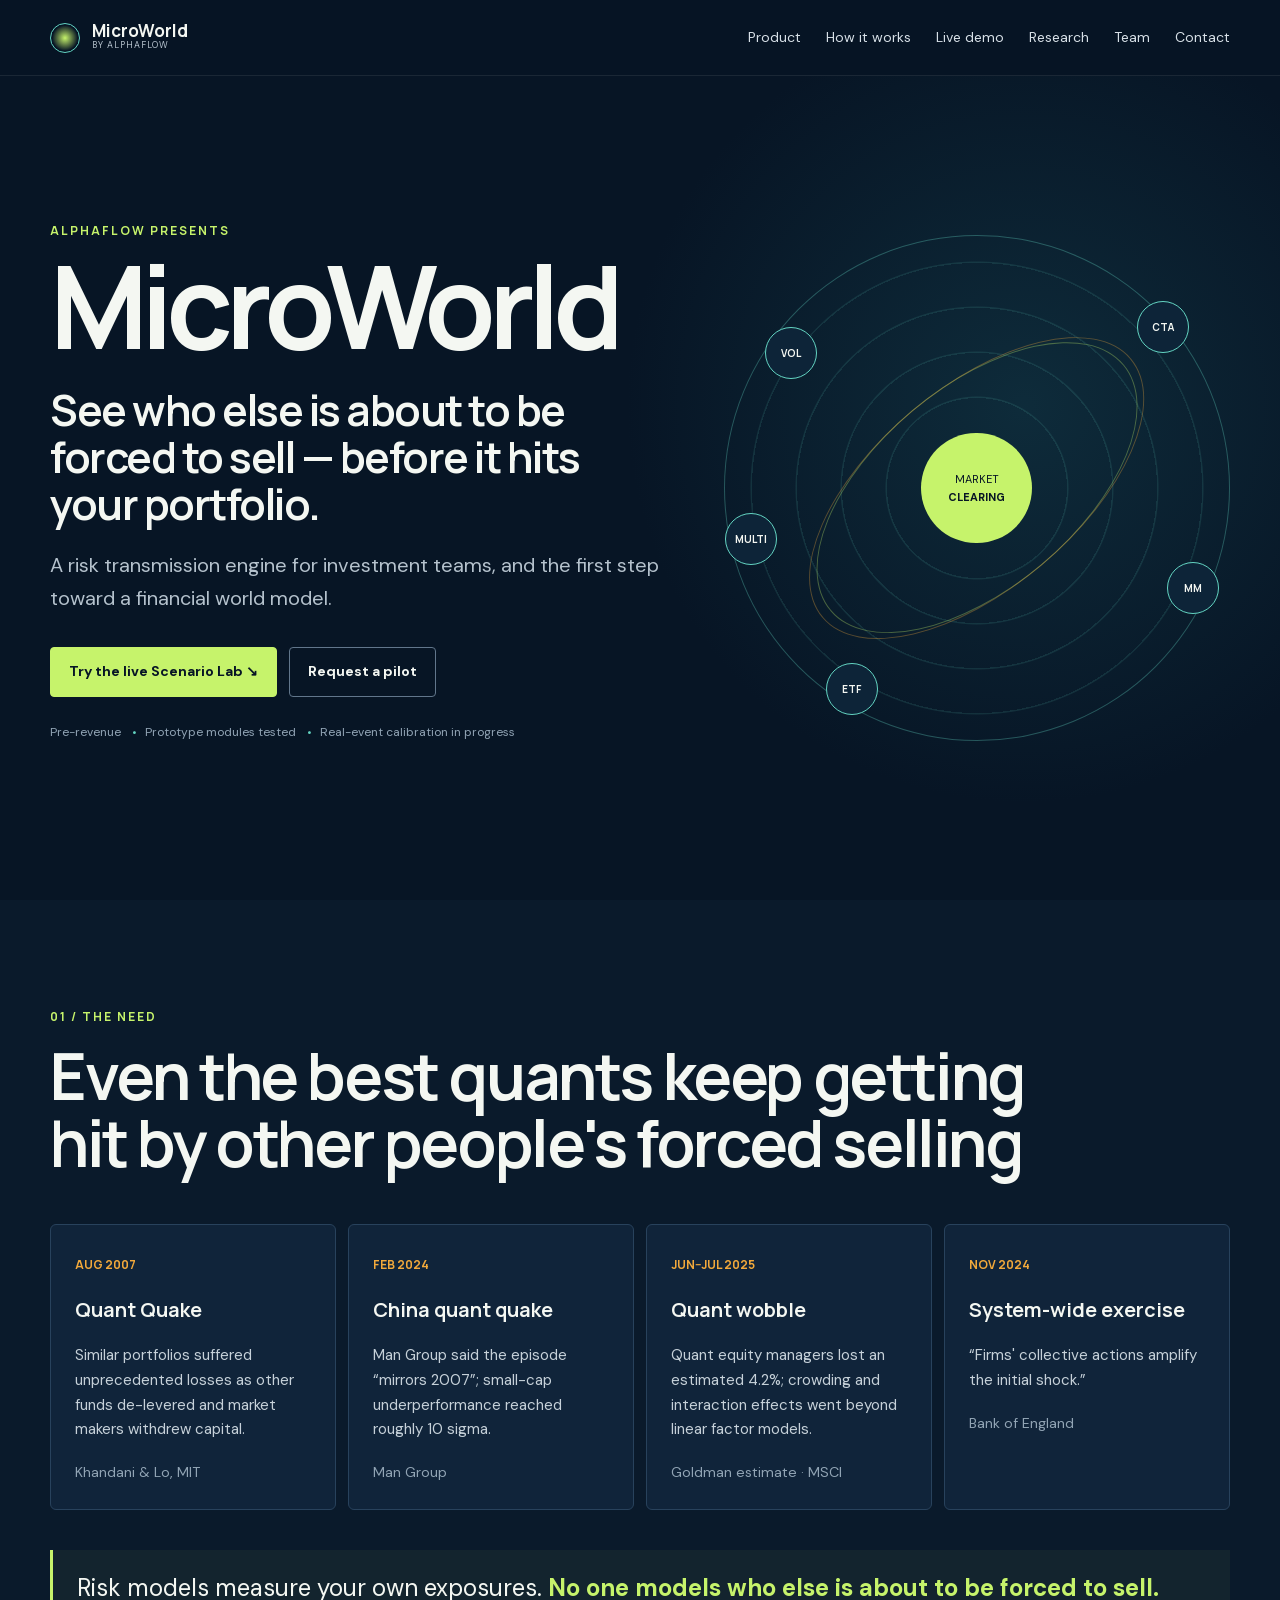
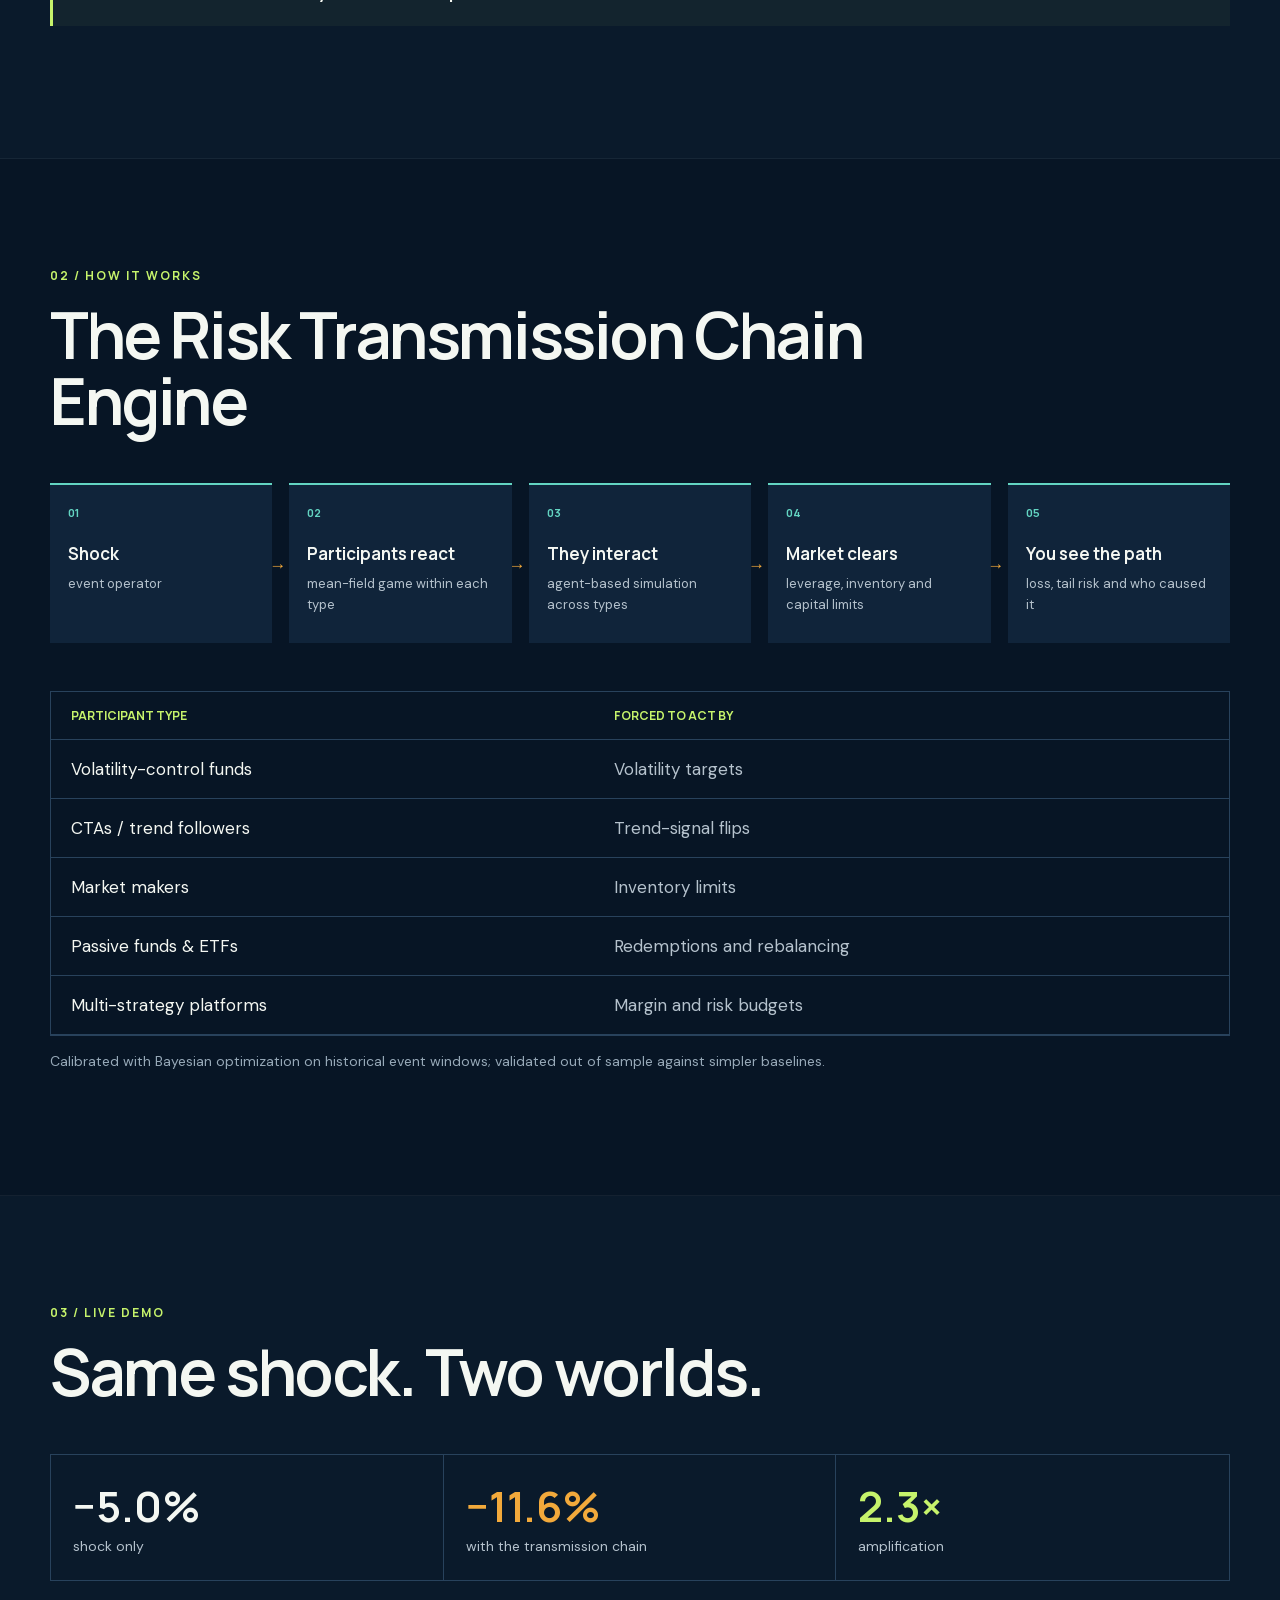
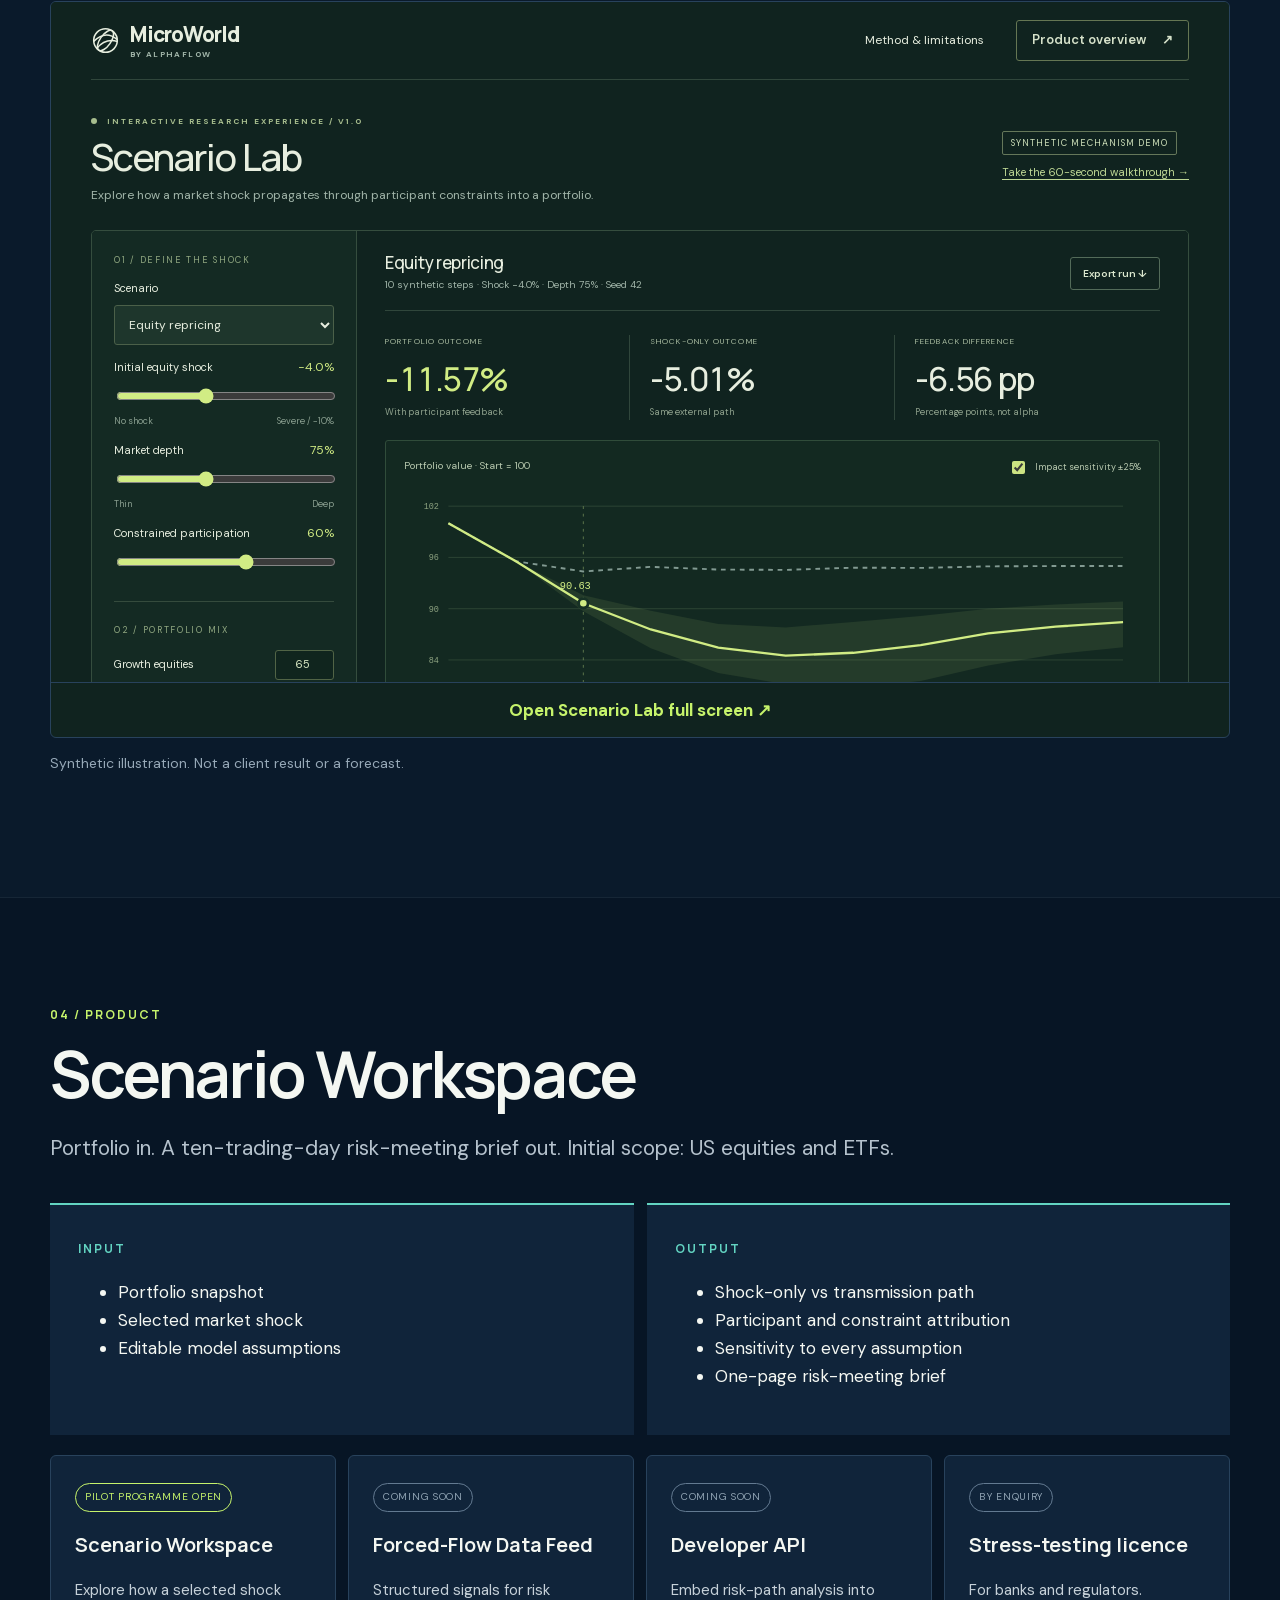
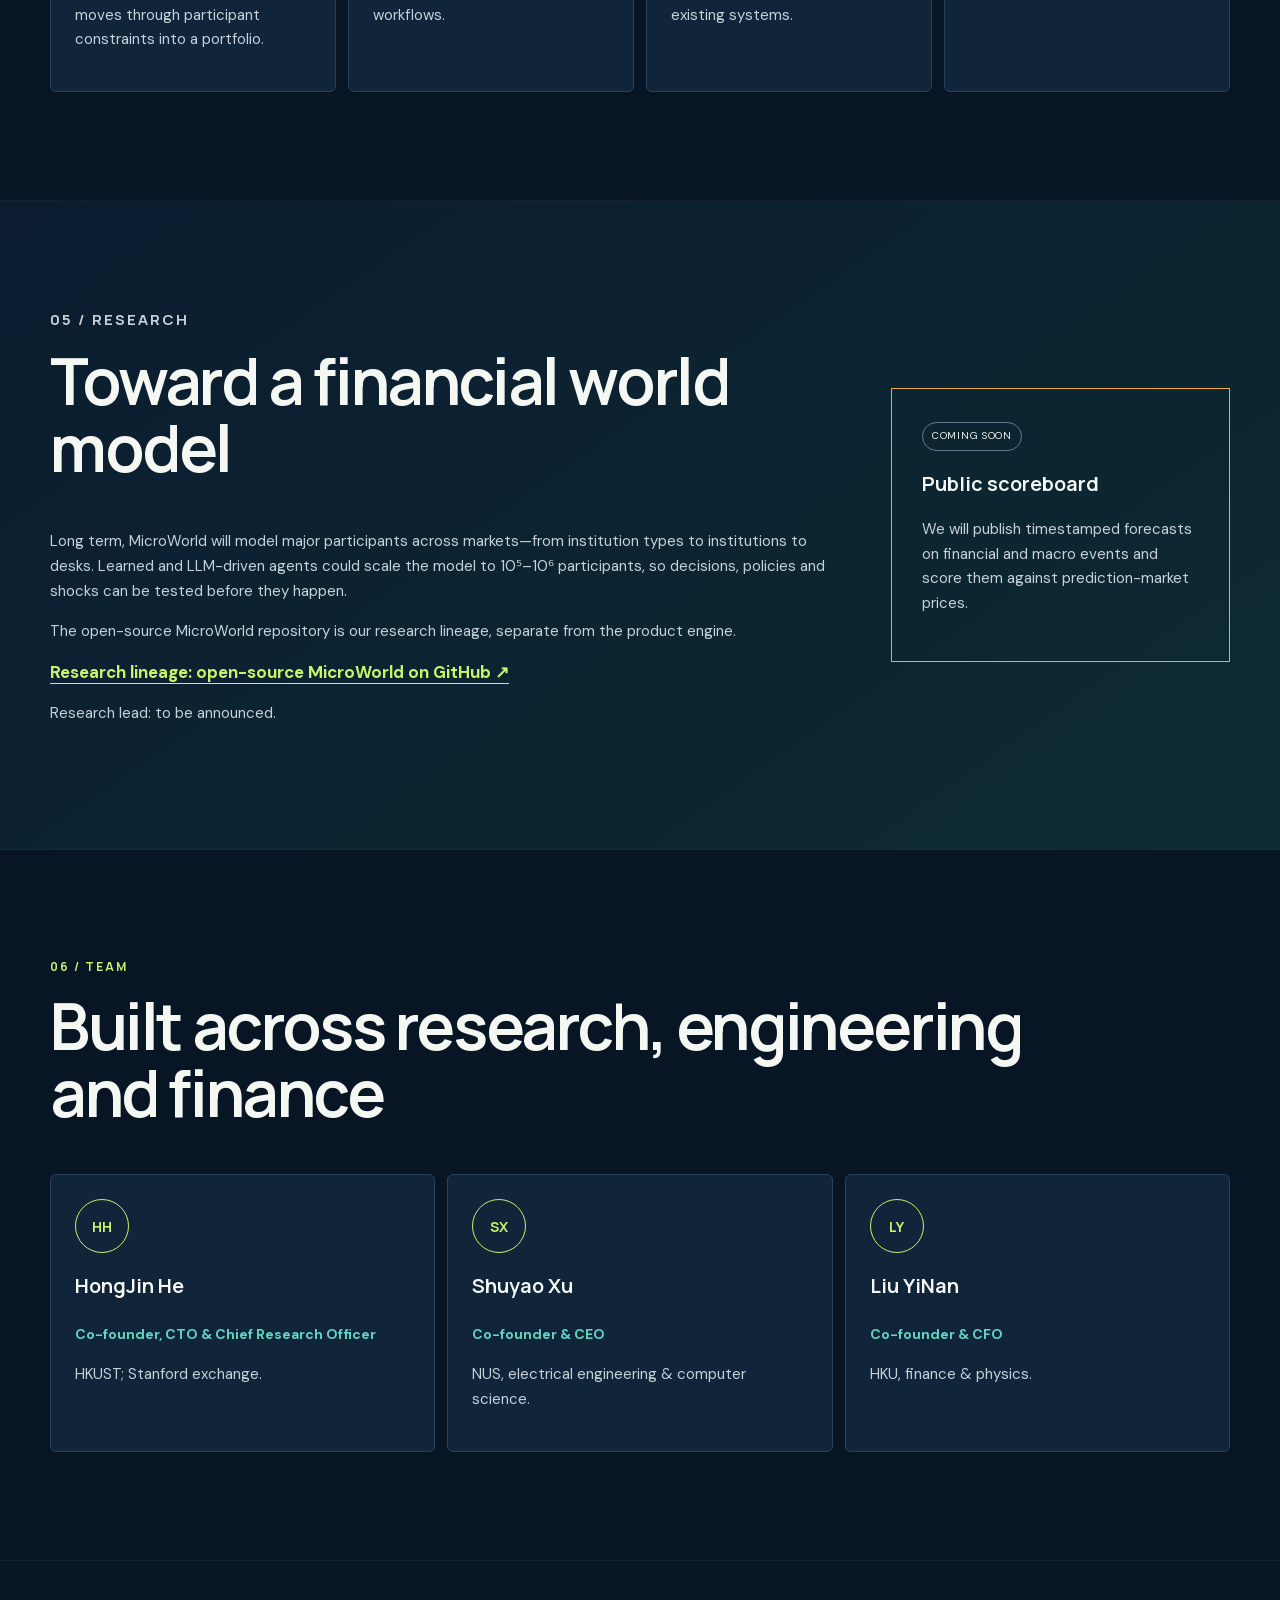
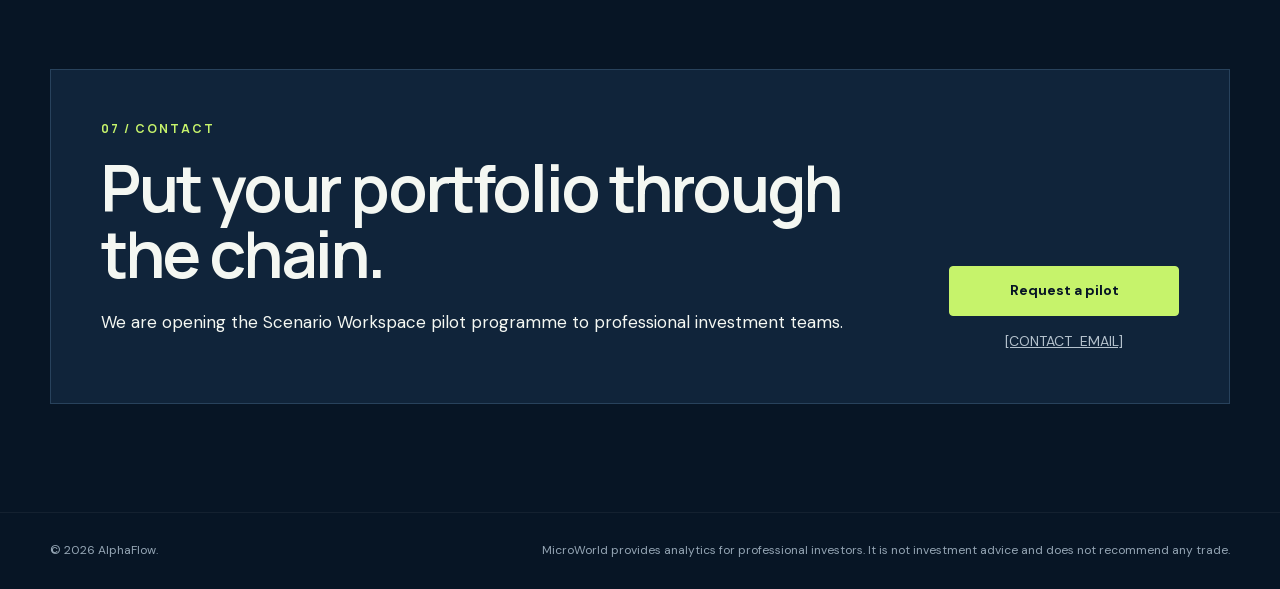
<file: index.html>
<!doctype html><html lang="en"><head><meta charset="utf-8"><meta name="viewport" content="width=device-width,initial-scale=1"><title>MicroWorld — Risk transmission for investment teams</title><meta name="description" content="See how a market shock spreads through other investors' forced selling into your portfolio. A first step toward a financial world model."><link rel="canonical" href="https://microworldmarkets.com/"><meta property="og:type" content="website"><meta property="og:url" content="https://microworldmarkets.com/"><meta property="og:title" content="MicroWorld — Risk transmission for investment teams"><meta property="og:description" content="See how a market shock spreads through other investors' forced selling into your portfolio. A first step toward a financial world model."><meta property="og:image" content="https://microworldmarkets.com/favicon.svg"><meta name="twitter:card" content="summary"><meta name="twitter:title" content="MicroWorld — Risk transmission for investment teams"><meta name="twitter:description" content="See how a market shock spreads through other investors' forced selling into your portfolio. A first step toward a financial world model."><link rel="icon" href="favicon.svg"><link rel="stylesheet" href="styles.css"></head><body>
<a class="skip" href="#main">Skip to content</a><header><div class="shell nav"><a class="brand" href="#top"><i></i><b>MicroWorld<small>by AlphaFlow</small></b></a><button class="menu" aria-expanded="false" aria-controls="links">Menu</button><nav id="links"><a href="#product">Product</a><a href="#how">How it works</a><a href="#demo">Live demo</a><a href="#research">Research</a><a href="#team">Team</a><a href="#contact">Contact</a></nav></div></header>
<main id="main"><section class="hero" id="top"><div class="shell hero-grid"><div><p class="eyebrow">AlphaFlow presents</p><h1>MicroWorld</h1><p class="headline">See who else is about to be forced to sell — before it hits your portfolio.</p><p class="sub">A risk transmission engine for investment teams, and the first step toward a financial world model.</p><div class="actions"><a class="btn primary" href="#demo">Try the live Scenario Lab ↘</a><a class="btn" href="#contact">Request a pilot</a></div><p class="status">Pre-revenue <span>Prototype modules tested</span> <span>Real-event calibration in progress</span></p></div><div class="world" aria-label="Connected participant types around a clearing market" role="img"><div class="core">Market<br><b>clearing</b></div><span>VOL</span><span>CTA</span><span>MM</span><span>ETF</span><span>MULTI</span></div></div></section>
<section class="section problem"><div class="shell"><p class="eyebrow">01 / The need</p><h2>Even the best quants keep getting hit by other people's forced selling</h2><div class="cards four"><article><time>Aug 2007</time><h3>Quant Quake</h3><p>Similar portfolios suffered unprecedented losses as other funds de-levered and market makers withdrew capital.</p><small>Khandani &amp; Lo, MIT</small></article><article><time>Feb 2024</time><h3>China quant quake</h3><p>Man Group said the episode “mirrors 2007”; small-cap underperformance reached roughly 10 sigma.</p><small>Man Group</small></article><article><time>Jun–Jul 2025</time><h3>Quant wobble</h3><p>Quant equity managers lost an estimated 4.2%; crowding and interaction effects went beyond linear factor models.</p><small>Goldman estimate · MSCI</small></article><article><time>Nov 2024</time><h3>System-wide exercise</h3><p>“Firms' collective actions amplify the initial shock.”</p><small>Bank of England</small></article></div><p class="callout">Risk models measure your own exposures. <b>No one models who else is about to be forced to sell.</b></p></div></section>
<section class="section" id="how"><div class="shell"><p class="eyebrow">02 / How it works</p><h2>The Risk Transmission Chain Engine</h2><div class="flow"><div><em>01</em><b>Shock</b><small>event operator</small></div><div><em>02</em><b>Participants react</b><small>mean-field game within each type</small></div><div><em>03</em><b>They interact</b><small>agent-based simulation across types</small></div><div><em>04</em><b>Market clears</b><small>leverage, inventory and capital limits</small></div><div><em>05</em><b>You see the path</b><small>loss, tail risk and who caused it</small></div></div><div class="table"><table><thead><tr><th>Participant type</th><th>Forced to act by</th></tr></thead><tbody><tr><td>Volatility-control funds</td><td>Volatility targets</td></tr><tr><td>CTAs / trend followers</td><td>Trend-signal flips</td></tr><tr><td>Market makers</td><td>Inventory limits</td></tr><tr><td>Passive funds &amp; ETFs</td><td>Redemptions and rebalancing</td></tr><tr><td>Multi-strategy platforms</td><td>Margin and risk budgets</td></tr></tbody></table></div><p class="note">Calibrated with Bayesian optimization on historical event windows; validated out of sample against simpler baselines.</p></div></section>
<section class="section demo" id="demo"><div class="shell"><p class="eyebrow">03 / Live demo</p><h2>Same shock. Two worlds.</h2><div class="stats"><div><b>−5.0%</b><span>shock only</span></div><div class="risk"><b>−11.6%</b><span>with the transmission chain</span></div><div class="gain"><b>2.3×</b><span>amplification</span></div></div><div class="embed"><iframe src="lab.html" title="Interactive MicroWorld Scenario Lab" loading="lazy"></iframe><a href="lab.html">Open Scenario Lab full screen ↗</a></div><p class="note">Synthetic illustration. Not a client result or a forecast.</p></div></section>
<section class="section" id="product"><div class="shell"><p class="eyebrow">04 / Product</p><h2>Scenario Workspace</h2><p class="lead">Portfolio in. A ten-trading-day risk-meeting brief out. Initial scope: US equities and ETFs.</p><div class="io"><article><em>Input</em><ul><li>Portfolio snapshot</li><li>Selected market shock</li><li>Editable model assumptions</li></ul></article><article><em>Output</em><ul><li>Shock-only vs transmission path</li><li>Participant and constraint attribution</li><li>Sensitivity to every assumption</li><li>One-page risk-meeting brief</li></ul></article></div><div class="cards four products"><article><small class="badge live">Pilot programme open</small><h3>Scenario Workspace</h3><p>Explore how a selected shock moves through participant constraints into a portfolio.</p></article><article><small class="badge">Coming soon</small><h3>Forced-Flow Data Feed</h3><p>Structured signals for risk workflows.</p></article><article><small class="badge">Coming soon</small><h3>Developer API</h3><p>Embed risk-path analysis into existing systems.</p></article><article><small class="badge">By enquiry</small><h3>Stress-testing licence</h3><p>For banks and regulators.</p></article></div></div></section>
<section class="section research" id="research"><div class="shell research-grid"><div><p class="eyebrow">05 / Research</p><h2>Toward a financial world model</h2><p>Long term, MicroWorld will model major participants across markets—from institution types to institutions to desks. Learned and LLM-driven agents could scale the model to 10⁵–10⁶ participants, so decisions, policies and shocks can be tested before they happen.</p><p>The open-source MicroWorld repository is our research lineage, separate from the product engine.</p><a class="text" href="https://github.com/hongjin-he/MicroWorld" rel="noopener">Research lineage: open-source MicroWorld on GitHub ↗</a><p class="note">Research lead: to be announced.</p></div><aside><small class="badge">Coming soon</small><h3>Public scoreboard</h3><p>We will publish timestamped forecasts on financial and macro events and score them against prediction-market prices.</p></aside></div></section>
<section class="section" id="team"><div class="shell"><p class="eyebrow">06 / Team</p><h2>Built across research, engineering and finance</h2><div class="cards three team"><article><i>HH</i><h3>HongJin He</h3><b>Co-founder, CTO &amp; Chief Research Officer</b><p>HKUST; Stanford exchange.</p></article><article><i>SX</i><h3>Shuyao Xu</h3><b>Co-founder &amp; CEO</b><p>NUS, electrical engineering &amp; computer science.</p></article><article><i>LY</i><h3>Liu YiNan</h3><b>Co-founder &amp; CFO</b><p>HKU, finance &amp; physics.</p></article></div></div></section>
<section class="section" id="contact"><div class="shell contact"><div><p class="eyebrow">07 / Contact</p><h2>Put your portfolio through the chain.</h2><p>We are opening the Scenario Workspace pilot programme to professional investment teams.</p></div><div><a class="btn primary" href="mailto:[CONTACT_EMAIL]?subject=MicroWorld%20pilot">Request a pilot</a><a href="mailto:[CONTACT_EMAIL]">[CONTACT_EMAIL]</a></div></div></section></main>
<footer><div class="shell"><span>© 2026 AlphaFlow.</span><span>MicroWorld provides analytics for professional investors. It is not investment advice and does not recommend any trade.</span></div></footer><script>const b=document.querySelector('.menu'),n=document.querySelector('nav');b.onclick=()=>{let o=b.getAttribute('aria-expanded')==='true';b.setAttribute('aria-expanded',!o);n.classList.toggle('open',!o)};n.onclick=()=>{b.setAttribute('aria-expanded','false');n.classList.remove('open')}</script></body></html>
</file>
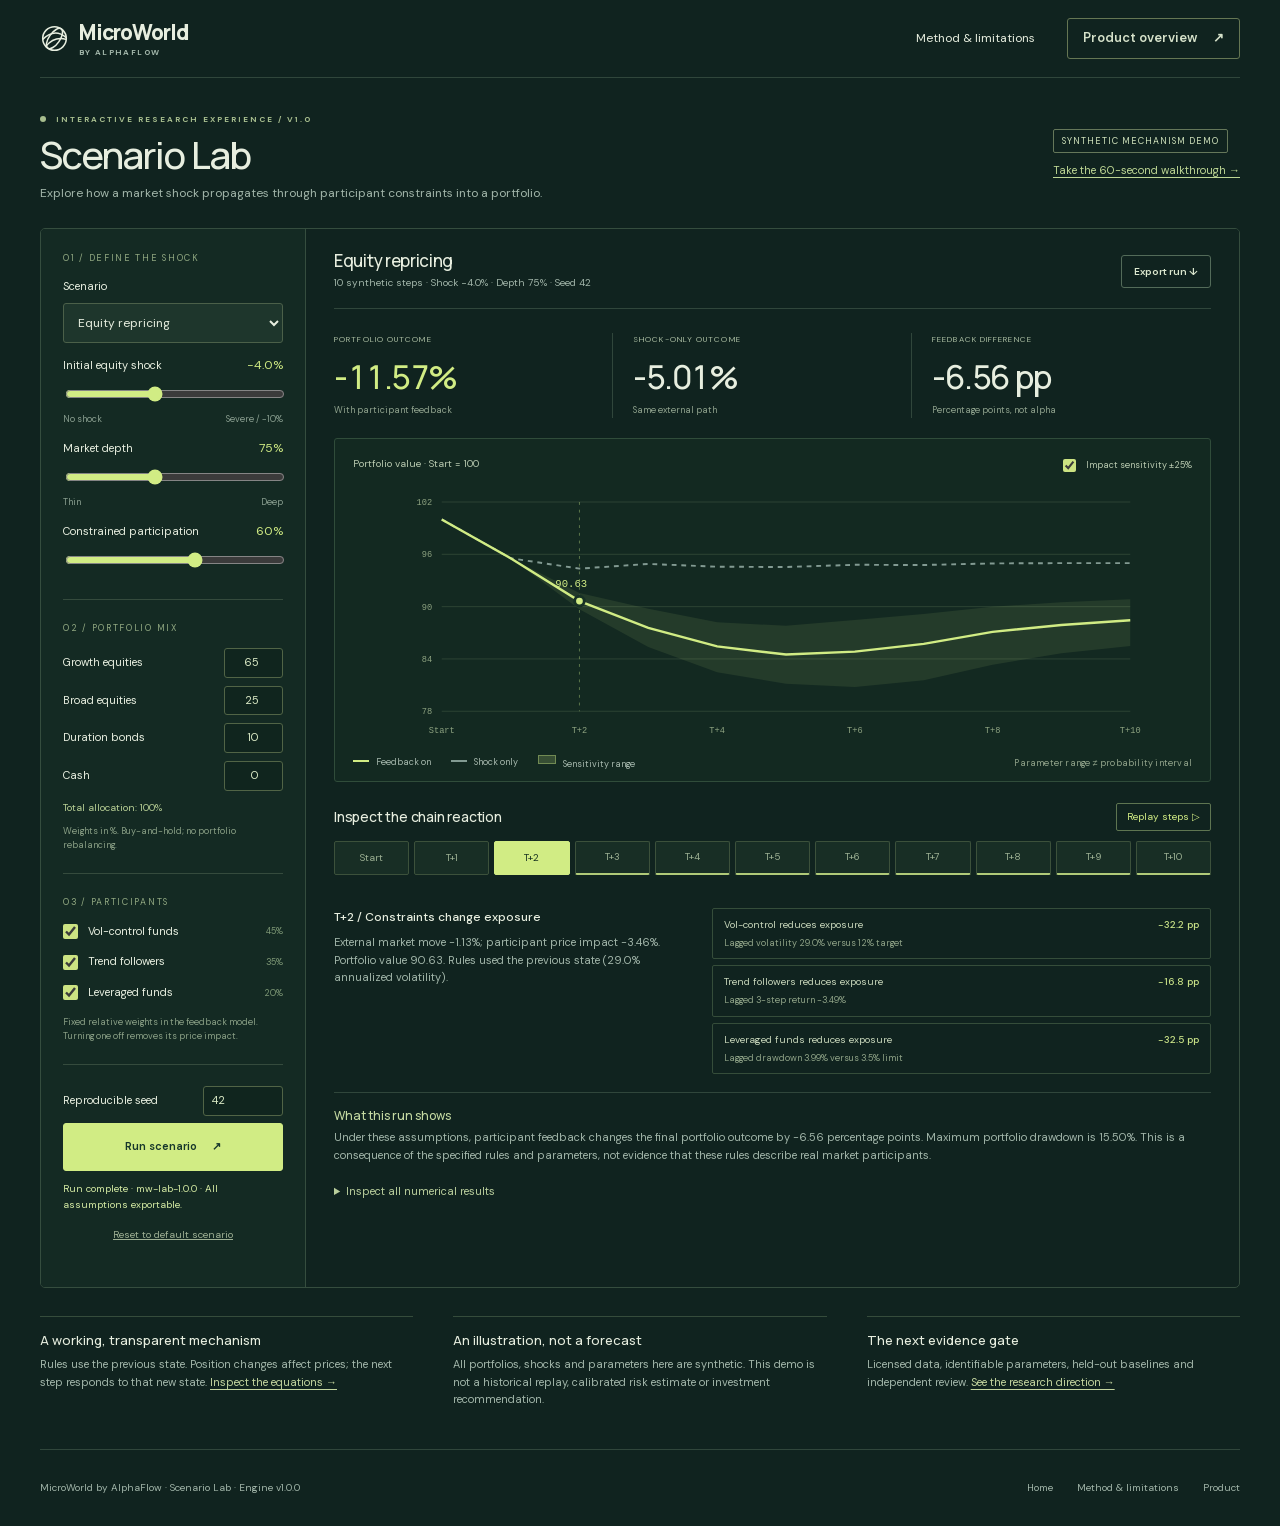
<file: lab.html>
<!doctype html><html lang="en"><head><meta charset="utf-8"><meta name="viewport" content="width=device-width, initial-scale=1"><title>Scenario Lab — MicroWorld by AlphaFlow</title><meta name="description" content="Run a transparent financial mechanism simulation. Change shocks, liquidity, participant constraints and portfolio exposures; compare with the same world without feedback."><link rel="icon" href="favicon.svg"><link rel="stylesheet" href="legacy.css"><link rel="stylesheet" href="lab.css"><script src="engine.js" defer></script><script src="lab.js" defer></script></head><body class="lab"><a class="skip" href="#main">Skip to content</a><div class="wrap"><header class="header"><a class="brand" href="index.html"><svg viewBox="0 0 32 32" aria-hidden="true"><g fill="none" stroke="currentColor" stroke-width="1.7"><circle cx="16" cy="16" r="13"/><ellipse cx="16" cy="16" rx="6" ry="13" transform="rotate(35 16 16)"/><path d="M3 17q13-13 26-2M6 25q10-12 23-8"/></g></svg><span class="brand-name">MicroWorld<small>by AlphaFlow</small></span></a><nav class="nav" aria-label="Main navigation"><a class="desktop" href="method.html">Method & limitations</a><a class="button small" href="index.html#product">Product overview <span>↗</span></a></nav></header><main id="main"><div class="lab-heading"><div><div class="eyebrow">Interactive research experience / v1.0</div><h1>Scenario Lab</h1><p>Explore how a market shock propagates through participant constraints into a portfolio.</p></div><div><span class="badge">Synthetic mechanism demo</span><br><button class="guide-link" id="tour-start">Take the 60-second walkthrough →</button></div></div><noscript><div class="noscript">This simulation needs JavaScript to compute results. You can still read the <a href="method.html">method and limitations</a>.</div></noscript><div class="tour" id="tour" role="region" aria-label="Guided walkthrough"><p id="tour-text"></p><div class="tour-controls"><button id="tour-next">Next →</button><button id="tour-close" aria-label="Close walkthrough">Close ×</button></div></div><div class="mobile-jump"><a href="#results">View results ↓</a><a href="#config-form">Edit assumptions ↓</a></div><div class="lab-layout"><form class="controls" id="config-form"><div class="control-block scenario-control"><div class="control-title">01 / Define the shock</div><label for="scenario">Scenario</label><select id="scenario"><option value="repricing">Equity repricing</option><option value="liquidity">Liquidity squeeze</option><option value="rates">Rates repricing</option></select><label for="shock">Initial equity shock <output id="shock-out" for="shock">−4.0%</output></label><input type="range" id="shock" min="0" max="10" step="0.5" value="4"><div class="range-ends"><span>No shock</span><span>Severe / −10%</span></div><label for="depth">Market depth <output id="depth-out" for="depth">75%</output></label><input type="range" id="depth" min="25" max="150" step="5" value="75"><div class="range-ends"><span>Thin</span><span>Deep</span></div><label for="crowding">Constrained participation <output id="crowding-out" for="crowding">60%</output></label><input type="range" id="crowding" min="0" max="100" step="5" value="60"></div><div class="control-block weights"><div class="control-title">02 / Portfolio mix</div><label for="w0">Growth equities <input id="w0" type="number" min="0" max="100" step="1" value="65" required></label><label for="w1">Broad equities <input id="w1" type="number" min="0" max="100" step="1" value="25" required></label><label for="w2">Duration bonds <input id="w2" type="number" min="0" max="100" step="1" value="10" required></label><label for="w3">Cash <input id="w3" type="number" min="0" max="100" step="1" value="0" required></label><div class="weight-total" id="weight-total">Total allocation: 100%</div><p class="config-note">Weights in %. Buy-and-hold; no portfolio rebalancing.</p></div><div class="control-block"><div class="control-title">03 / Participants</div><label class="switch-label"><input type="checkbox" id="vol" checked><span>Vol-control funds</span><span>45%</span></label><label class="switch-label"><input type="checkbox" id="trend" checked><span>Trend followers</span><span>35%</span></label><label class="switch-label"><input type="checkbox" id="levered" checked><span>Leveraged funds</span><span>20%</span></label><p class="config-note">Fixed relative weights in the feedback model. Turning one off removes its price impact.</p></div><div class="control-block run-control"><a class="mobile-return" href="#results">Back to results ↑</a><label class="seed-row" for="seed">Reproducible seed <input type="number" id="seed" min="1" max="999999" step="1" value="42" required></label><button class="button" type="submit" id="run">Run scenario <span>↗</span></button><div class="status-message" id="status" role="status" aria-live="polite">Preparing the scenario…</div><button class="reset" type="button" id="reset">Reset to default scenario</button></div></form><div class="workspace"><div class="workspace-top"><div><h2 id="scenario-name">Equity repricing</h2><p id="run-meta">10 synthetic time steps · Shared shock · Seed 42</p></div><button class="button outline" id="export">Export run ↓</button></div><div id="error" class="error-panel" role="alert" hidden></div><div id="results"><div class="stats" aria-live="polite"><div class="stat"><div class="label">Portfolio outcome</div><strong id="active-return">—</strong><small>With participant feedback</small></div><div class="stat"><div class="label">Shock-only outcome</div><strong id="baseline-return">—</strong><small>Same external path</small></div><div class="stat"><div class="label">Feedback difference</div><strong id="difference">—</strong><small>Percentage points, not alpha</small></div></div><div class="chart-box"><div class="chart-header"><span>Portfolio value · Start = 100</span><label><input type="checkbox" id="sensitivity" checked> Impact sensitivity ±25%</label></div><svg class="chart-svg" id="chart" viewBox="0 0 780 280" role="img" aria-labelledby="chart-title chart-desc"><title id="chart-title">Portfolio paths with and without participant feedback</title><desc id="chart-desc">Run a scenario to compute the two portfolio paths. The exact values are also available in the data table below.</desc></svg><div class="chart-foot"><div class="legend"><span>Feedback on</span><span>Shock only</span><span>Sensitivity range</span></div><div class="micro">Parameter range ≠ probability interval</div></div></div><div class="timeline"><div class="timeline-top"><h3>Inspect the chain reaction</h3><button class="replay-button" id="replay">Replay steps ▷</button></div><div class="step-buttons" id="steps" role="group" aria-label="Inspect simulation step"></div><div class="step-detail"><div><h4 id="step-title">Step 0 / Initial state</h4><p id="step-description"></p></div><div class="event-list" id="events"></div></div></div><div class="interpretation"><h3>What this run shows</h3><p id="interpretation"></p></div><details><summary>Inspect all numerical results</summary><div class="table-wrap"><table class="data-table"><thead><tr><th scope="col">Step</th><th scope="col">Portfolio</th><th scope="col">Shock only</th><th scope="col">External return</th><th scope="col">Feedback return</th></tr></thead><tbody id="data-rows"></tbody></table></div></details></div></div></div><div class="lab-bottom"><article><h3>A working, transparent mechanism</h3><p>Rules use the previous state. Position changes affect prices; the next step responds to that new state. <a href="method.html#engine">Inspect the equations →</a></p></article><article><h3>An illustration, not a forecast</h3><p>All portfolios, shocks and parameters here are synthetic. This demo is not a historical replay, calibrated risk estimate or investment recommendation.</p></article><article><h3>The next evidence gate</h3><p>Licensed data, identifiable parameters, held-out baselines and independent review. <a href="index.html#research">See the research direction →</a></p></article></div><dialog id="export-dialog" aria-labelledby="export-title"><div class="export-head"><div><div class="control-title">Reproducible research record</div><h2 id="export-title">Export this run</h2></div><button type="button" id="export-close" aria-label="Close export">×</button></div><p class="export-note">Includes assumptions, both paths, step-level actions and sensitivity runs. Synthetic, uncalibrated outputs.</p><label for="export-content" class="control-title">Complete run / JSON</label><textarea id="export-content" readonly spellcheck="false"></textarea><div class="export-actions"><a class="button" id="export-download" download>Download JSON ↓</a><button class="button outline" id="export-copy">Copy JSON</button></div><p id="export-feedback" role="status" aria-live="polite">You can also select and copy the complete record above.</p></dialog></main><footer class="footer"><div>MicroWorld by AlphaFlow · Scenario Lab · Engine v1.0.0</div><div class="footer-links"><a href="index.html">Home</a><a href="method.html">Method & limitations</a><a href="index.html#product">Product</a></div></footer></div></body></html>
</file>
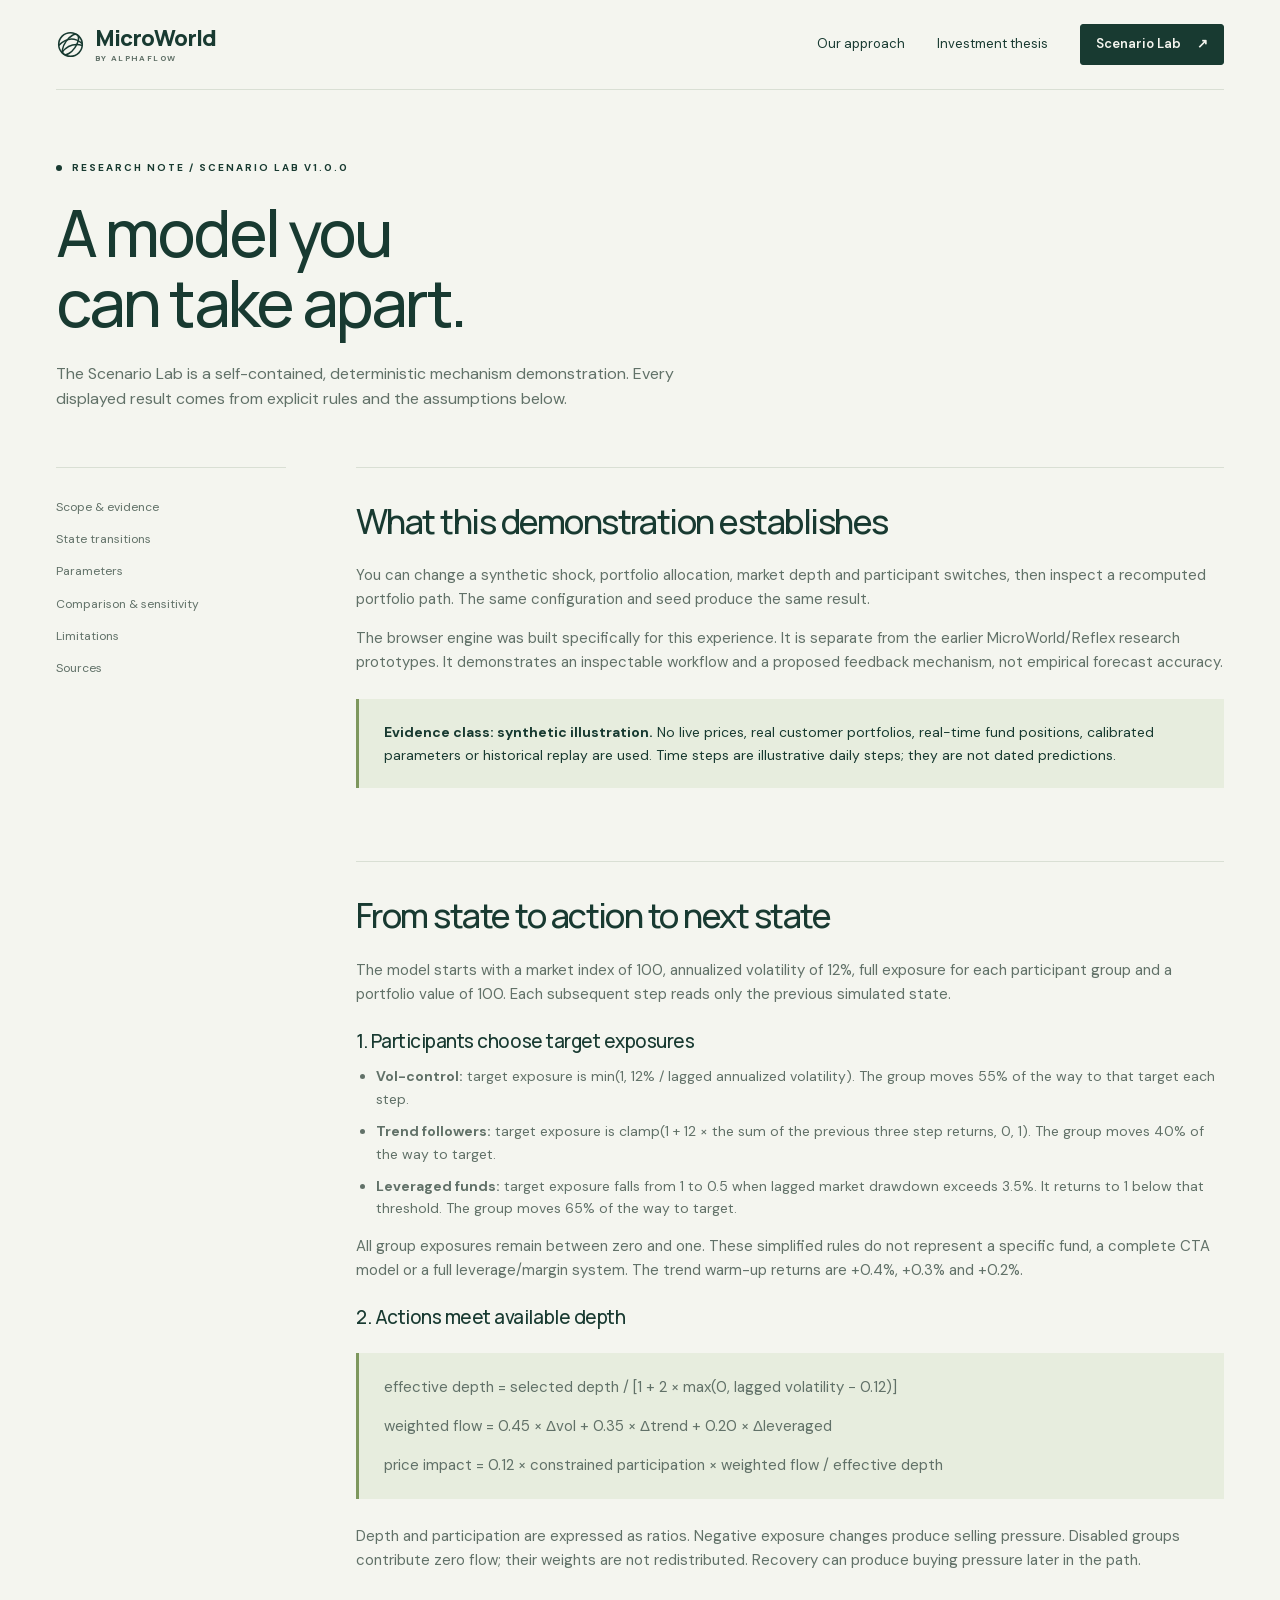
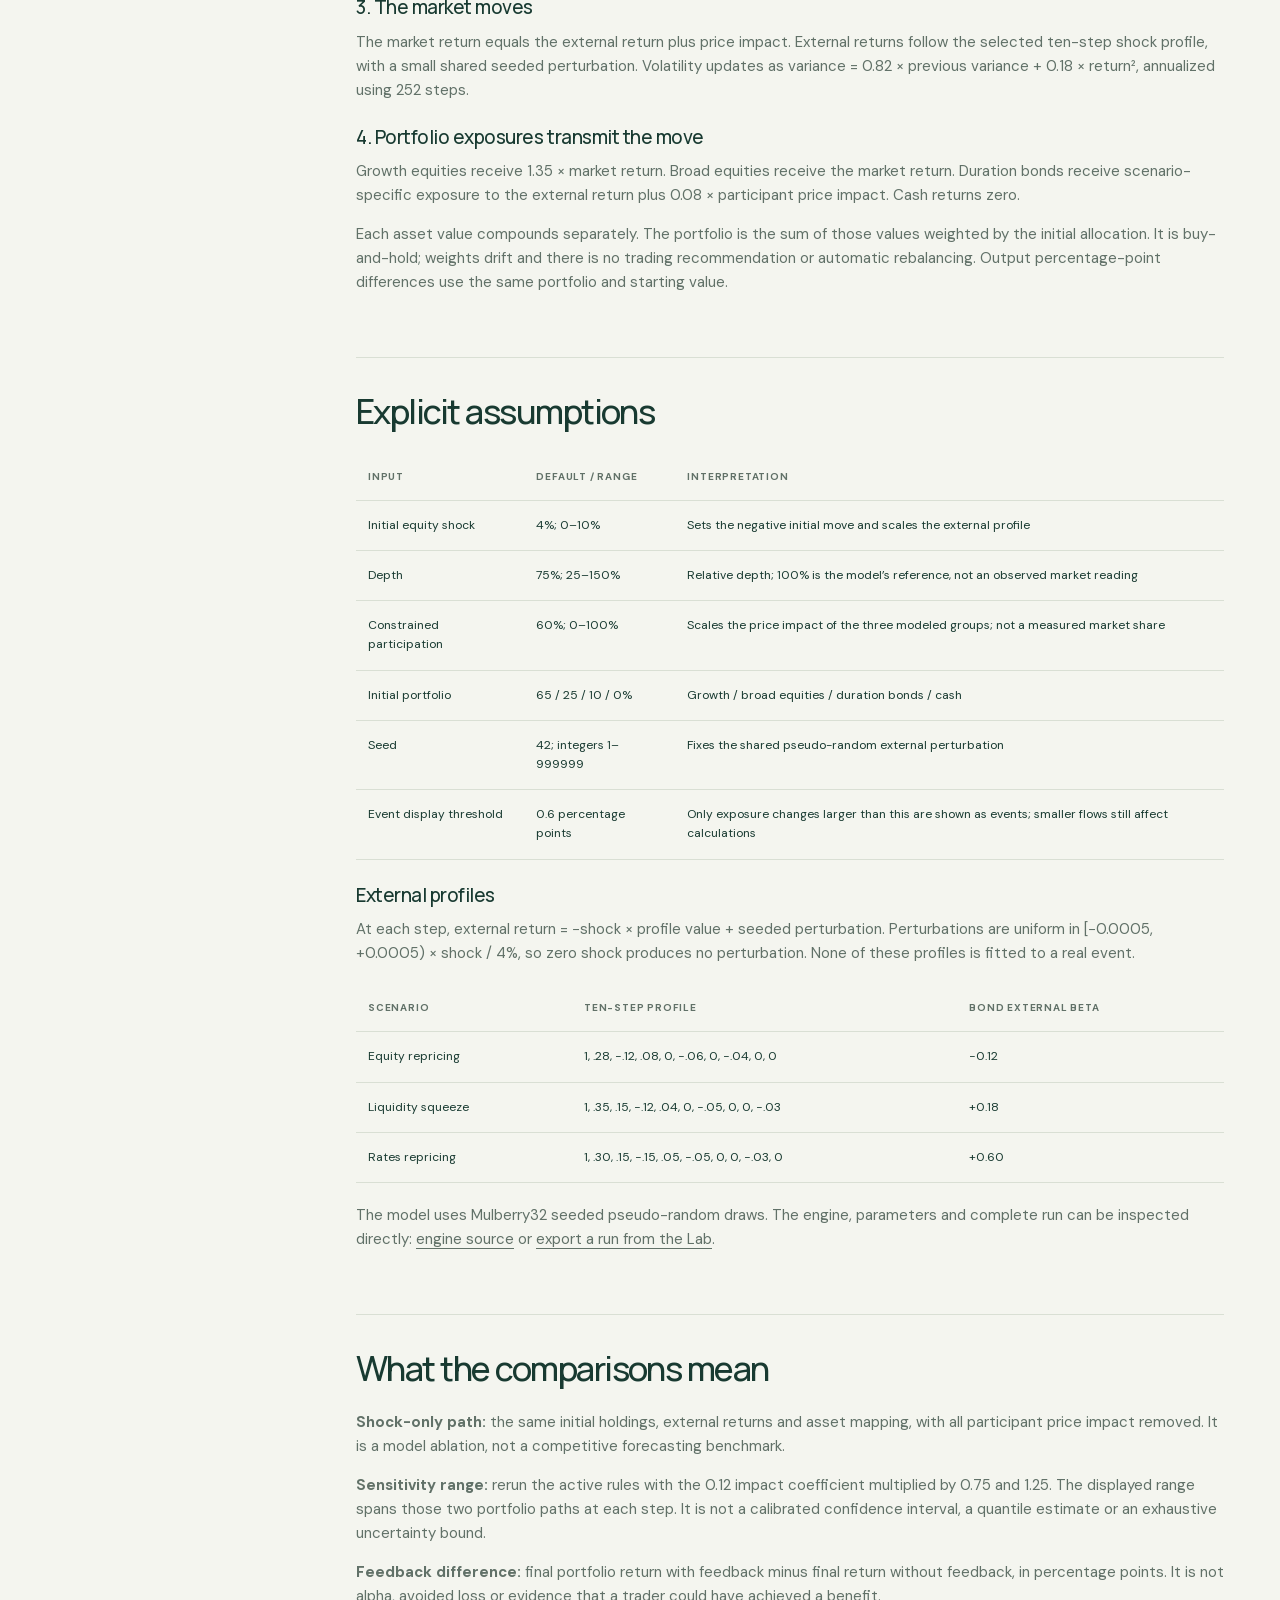
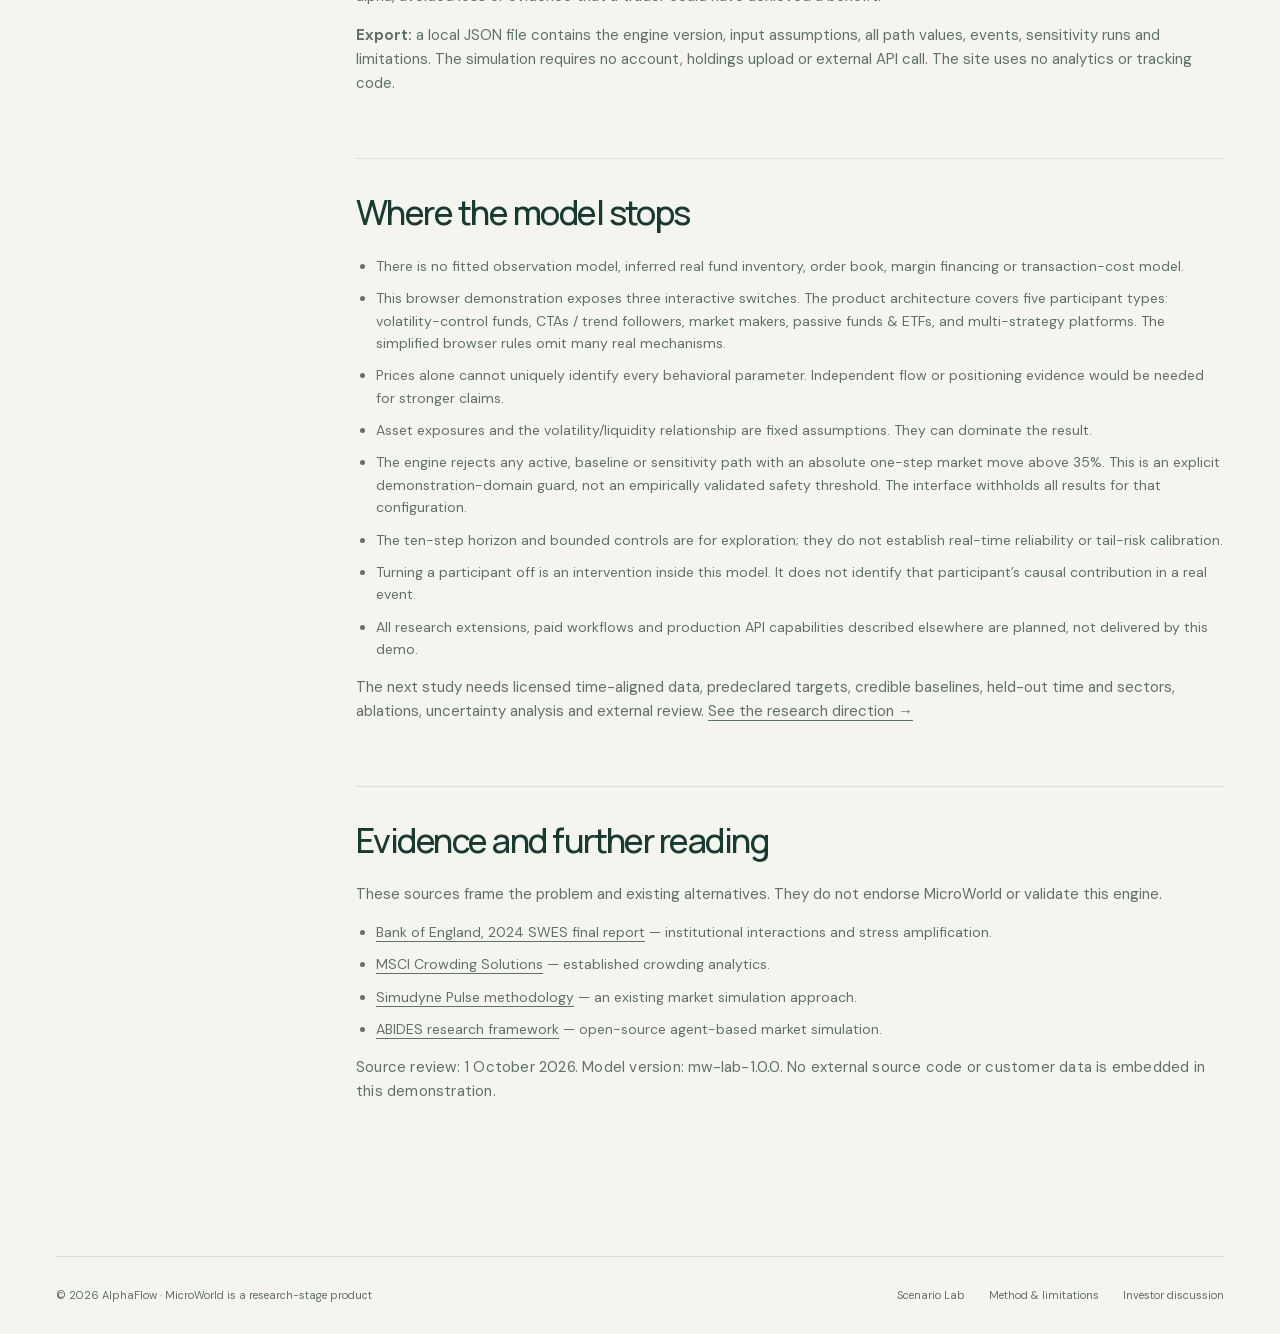
<file: method.html>
<!doctype html><html lang="en"><head><meta charset="utf-8"><meta name="viewport" content="width=device-width, initial-scale=1"><title>Method & limitations — MicroWorld by AlphaFlow</title><meta name="description" content="The Scenario Lab is a self-contained, deterministic mechanism demonstration. Every displayed result comes from explicit rules and the assumptions below."><link rel="icon" href="favicon.svg"><link rel="stylesheet" href="legacy.css"></head><body><a class="skip" href="#main">Skip to content</a><div class="wrap"><header class="header"><a class="brand" href="index.html" aria-label="MicroWorld home"><svg viewBox="0 0 32 32" aria-hidden="true"><g fill="none" stroke="currentColor" stroke-width="1.7"><circle cx="16" cy="16" r="13"/><ellipse cx="16" cy="16" rx="6" ry="13" transform="rotate(35 16 16)"/><path d="M3 17q13-13 26-2M6 25q10-12 23-8"/></g></svg><span class="brand-name">MicroWorld<small>by AlphaFlow</small></span></a><nav class="nav" aria-label="Main navigation"><a class="desktop" href="index.html#approach">Our approach</a><a class="desktop" href="thesis.html">Investment thesis</a><a class="button small" href="lab.html">Scenario Lab <span aria-hidden="true">↗</span></a></nav></header><main id="main"><div class="page-top"><div class="eyebrow">Research note / Scenario Lab v1.0.0</div><h1>A model you<br>can take apart.</h1><p>The Scenario Lab is a self-contained, deterministic mechanism demonstration. Every displayed result comes from explicit rules and the assumptions below.</p></div><div class="thesis-grid"><nav class="toc" aria-label="On this page"><a href="#scope">Scope & evidence</a><a href="#engine">State transitions</a><a href="#parameters">Parameters</a><a href="#comparison">Comparison & sensitivity</a><a href="#limitations">Limitations</a><a href="#sources">Sources</a></nav><article class="prose">
<section id="scope"><h2>What this demonstration establishes</h2><p>You can change a synthetic shock, portfolio allocation, market depth and participant switches, then inspect a recomputed portfolio path. The same configuration and seed produce the same result.</p><p>The browser engine was built specifically for this experience. It is separate from the earlier MicroWorld/Reflex research prototypes. It demonstrates an inspectable workflow and a proposed feedback mechanism, not empirical forecast accuracy.</p><div class="callout"><strong>Evidence class: synthetic illustration.</strong> No live prices, real customer portfolios, real-time fund positions, calibrated parameters or historical replay are used. Time steps are illustrative daily steps; they are not dated predictions.</div></section>
<section id="engine"><h2>From state to action to next state</h2><p>The model starts with a market index of 100, annualized volatility of 12%, full exposure for each participant group and a portfolio value of 100. Each subsequent step reads only the previous simulated state.</p><h3>1. Participants choose target exposures</h3><ul><li><strong>Vol-control:</strong> target exposure is min(1, 12% / lagged annualized volatility). The group moves 55% of the way to that target each step.</li><li><strong>Trend followers:</strong> target exposure is clamp(1 + 12 × the sum of the previous three step returns, 0, 1). The group moves 40% of the way to target.</li><li><strong>Leveraged funds:</strong> target exposure falls from 1 to 0.5 when lagged market drawdown exceeds 3.5%. It returns to 1 below that threshold. The group moves 65% of the way to target.</li></ul><p>All group exposures remain between zero and one. These simplified rules do not represent a specific fund, a complete CTA model or a full leverage/margin system. The trend warm-up returns are +0.4%, +0.3% and +0.2%.</p><h3>2. Actions meet available depth</h3><div class="callout"><p>effective depth = selected depth / [1 + 2 × max(0, lagged volatility − 0.12)]</p><p>weighted flow = 0.45 × Δvol + 0.35 × Δtrend + 0.20 × Δleveraged</p><p>price impact = 0.12 × constrained participation × weighted flow / effective depth</p></div><p>Depth and participation are expressed as ratios. Negative exposure changes produce selling pressure. Disabled groups contribute zero flow; their weights are not redistributed. Recovery can produce buying pressure later in the path.</p><h3>3. The market moves</h3><p>The market return equals the external return plus price impact. External returns follow the selected ten-step shock profile, with a small shared seeded perturbation. Volatility updates as variance = 0.82 × previous variance + 0.18 × return², annualized using 252 steps.</p><h3>4. Portfolio exposures transmit the move</h3><p>Growth equities receive 1.35 × market return. Broad equities receive the market return. Duration bonds receive scenario-specific exposure to the external return plus 0.08 × participant price impact. Cash returns zero.</p><p>Each asset value compounds separately. The portfolio is the sum of those values weighted by the initial allocation. It is buy-and-hold; weights drift and there is no trading recommendation or automatic rebalancing. Output percentage-point differences use the same portfolio and starting value.</p></section>
<section id="parameters"><h2>Explicit assumptions</h2><table><thead><tr><th>Input</th><th>Default / range</th><th>Interpretation</th></tr></thead><tbody><tr><td>Initial equity shock</td><td>4%; 0–10%</td><td>Sets the negative initial move and scales the external profile</td></tr><tr><td>Depth</td><td>75%; 25–150%</td><td>Relative depth; 100% is the model’s reference, not an observed market reading</td></tr><tr><td>Constrained participation</td><td>60%; 0–100%</td><td>Scales the price impact of the three modeled groups; not a measured market share</td></tr><tr><td>Initial portfolio</td><td>65 / 25 / 10 / 0%</td><td>Growth / broad equities / duration bonds / cash</td></tr><tr><td>Seed</td><td>42; integers 1–999999</td><td>Fixes the shared pseudo-random external perturbation</td></tr><tr><td>Event display threshold</td><td>0.6 percentage points</td><td>Only exposure changes larger than this are shown as events; smaller flows still affect calculations</td></tr></tbody></table><h3>External profiles</h3><p>At each step, external return = −shock × profile value + seeded perturbation. Perturbations are uniform in [−0.0005, +0.0005) × shock / 4%, so zero shock produces no perturbation. None of these profiles is fitted to a real event.</p><table><thead><tr><th>Scenario</th><th>Ten-step profile</th><th>Bond external beta</th></tr></thead><tbody><tr><td>Equity repricing</td><td>1, .28, −.12, .08, 0, −.06, 0, −.04, 0, 0</td><td>−0.12</td></tr><tr><td>Liquidity squeeze</td><td>1, .35, .15, −.12, .04, 0, −.05, 0, 0, −.03</td><td>+0.18</td></tr><tr><td>Rates repricing</td><td>1, .30, .15, −.15, .05, −.05, 0, 0, −.03, 0</td><td>+0.60</td></tr></tbody></table><p>The model uses Mulberry32 seeded pseudo-random draws. The engine, parameters and complete run can be inspected directly: <a href="engine.js">engine source</a> or <a href="lab.html">export a run from the Lab</a>.</p></section>
<section id="comparison"><h2>What the comparisons mean</h2><p><strong>Shock-only path:</strong> the same initial holdings, external returns and asset mapping, with all participant price impact removed. It is a model ablation, not a competitive forecasting benchmark.</p><p><strong>Sensitivity range:</strong> rerun the active rules with the 0.12 impact coefficient multiplied by 0.75 and 1.25. The displayed range spans those two portfolio paths at each step. It is not a calibrated confidence interval, a quantile estimate or an exhaustive uncertainty bound.</p><p><strong>Feedback difference:</strong> final portfolio return with feedback minus final return without feedback, in percentage points. It is not alpha, avoided loss or evidence that a trader could have achieved a benefit.</p><p><strong>Export:</strong> a local JSON file contains the engine version, input assumptions, all path values, events, sensitivity runs and limitations. The simulation requires no account, holdings upload or external API call. The site uses no analytics or tracking code.</p></section>
<section id="limitations"><h2>Where the model stops</h2><ul><li>There is no fitted observation model, inferred real fund inventory, order book, margin financing or transaction-cost model.</li><li>This browser demonstration exposes three interactive switches. The product architecture covers five participant types: volatility-control funds, CTAs / trend followers, market makers, passive funds & ETFs, and multi-strategy platforms. The simplified browser rules omit many real mechanisms.</li><li>Prices alone cannot uniquely identify every behavioral parameter. Independent flow or positioning evidence would be needed for stronger claims.</li><li>Asset exposures and the volatility/liquidity relationship are fixed assumptions. They can dominate the result.</li><li>The engine rejects any active, baseline or sensitivity path with an absolute one-step market move above 35%. This is an explicit demonstration-domain guard, not an empirically validated safety threshold. The interface withholds all results for that configuration.</li><li>The ten-step horizon and bounded controls are for exploration; they do not establish real-time reliability or tail-risk calibration.</li><li>Turning a participant off is an intervention inside this model. It does not identify that participant’s causal contribution in a real event.</li><li>All research extensions, paid workflows and production API capabilities described elsewhere are planned, not delivered by this demo.</li></ul><p>The next study needs licensed time-aligned data, predeclared targets, credible baselines, held-out time and sectors, ablations, uncertainty analysis and external review. <a href="index.html#research">See the research direction →</a></p></section>
<section id="sources"><h2>Evidence and further reading</h2><p>These sources frame the problem and existing alternatives. They do not endorse MicroWorld or validate this engine.</p><ul><li><a href="https://www.bankofengland.co.uk/financial-stability/boe-system-wide-exploratory-scenario-exercise/boe-swes-exercise-final-report" target="_blank" rel="noopener noreferrer">Bank of England, 2024 SWES final report</a> — institutional interactions and stress amplification.</li><li><a href="https://www.msci.com/data-and-analytics/factor-investing/crowding-solutions" target="_blank" rel="noopener noreferrer">MSCI Crowding Solutions</a> — established crowding analytics.</li><li><a href="https://pulse.simudyne.com/how-it-works" target="_blank" rel="noopener noreferrer">Simudyne Pulse methodology</a> — an existing market simulation approach.</li><li><a href="https://github.com/abides-sim/abides" target="_blank" rel="noopener noreferrer">ABIDES research framework</a> — open-source agent-based market simulation.</li></ul><p class="micro">Source review: 1 October 2026. Model version: mw-lab-1.0.0. No external source code or customer data is embedded in this demonstration.</p></section>
</article></div></main><footer class="footer"><div>© 2026 AlphaFlow · MicroWorld is a research-stage product</div><div class="footer-links"><a href="lab.html">Scenario Lab</a><a href="method.html">Method & limitations</a><a href="thesis.html#discussion">Investor discussion</a></div></footer></div></body></html>
</file>
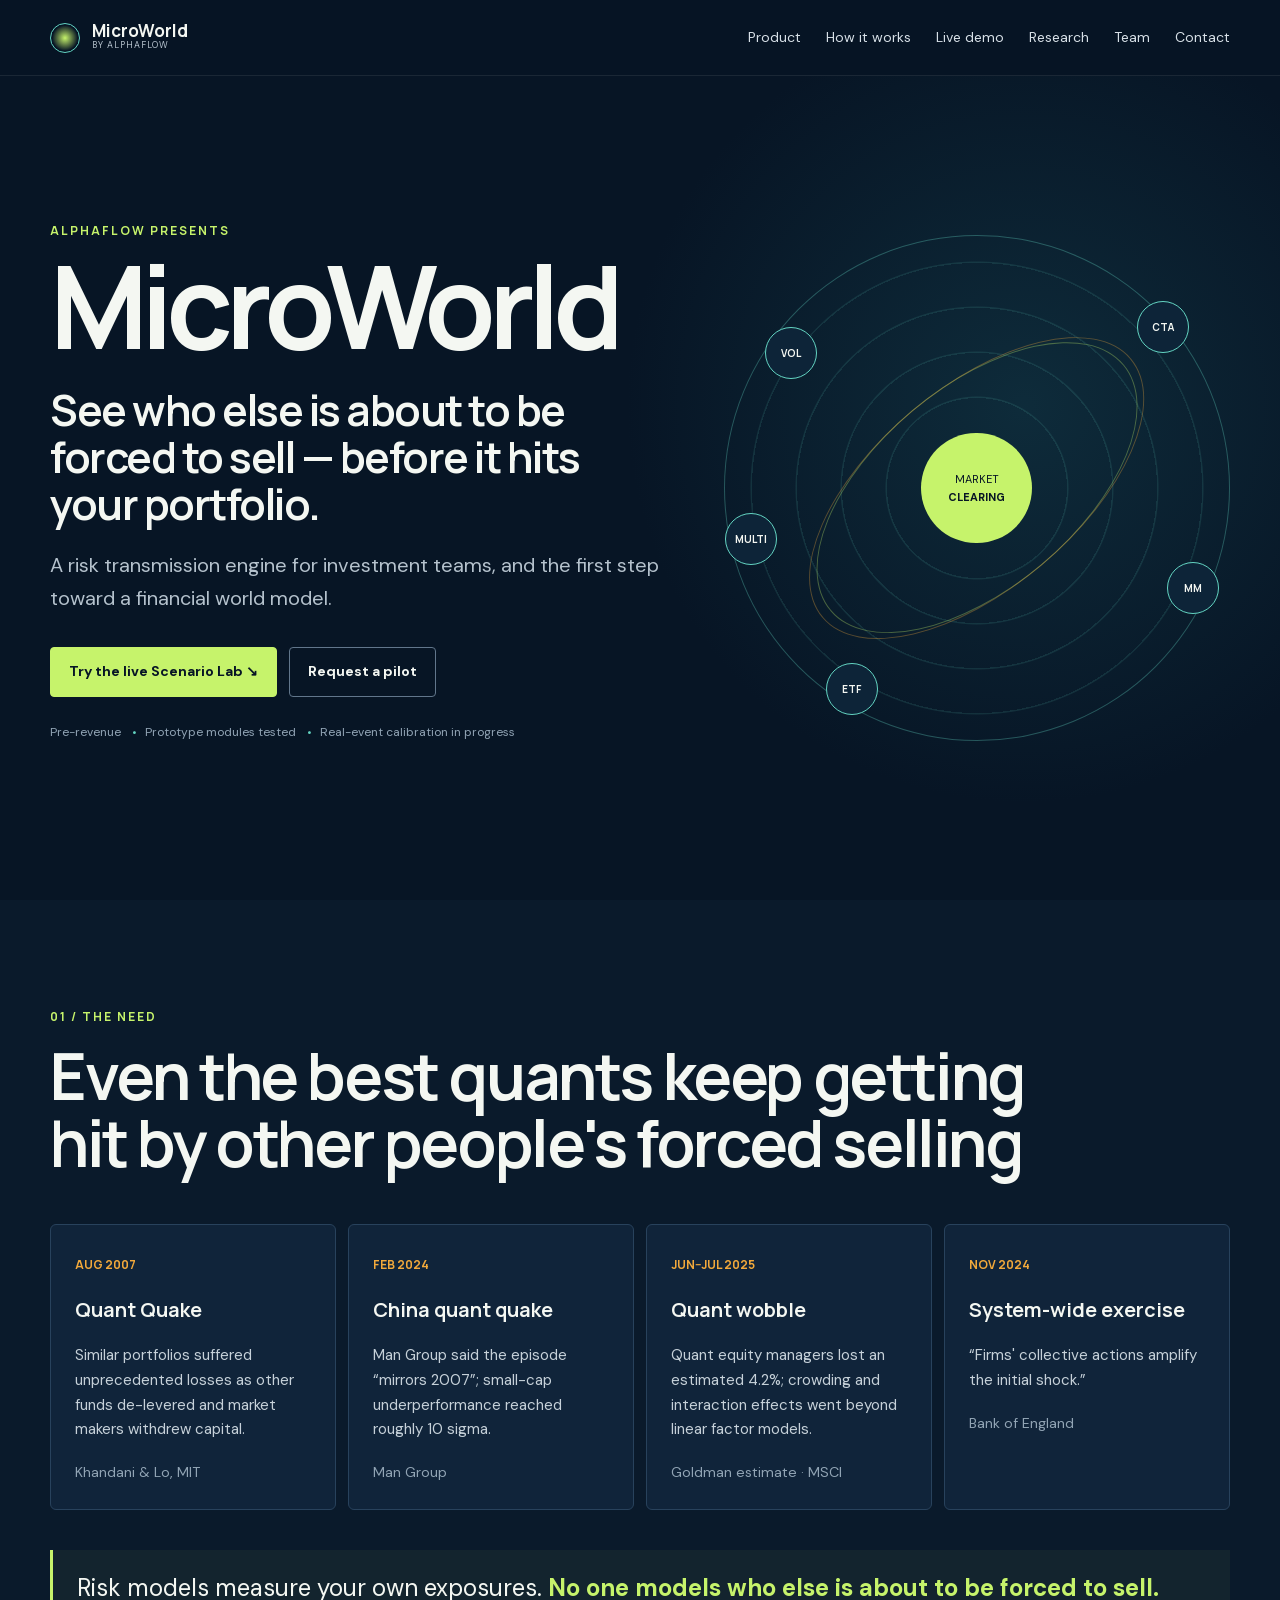
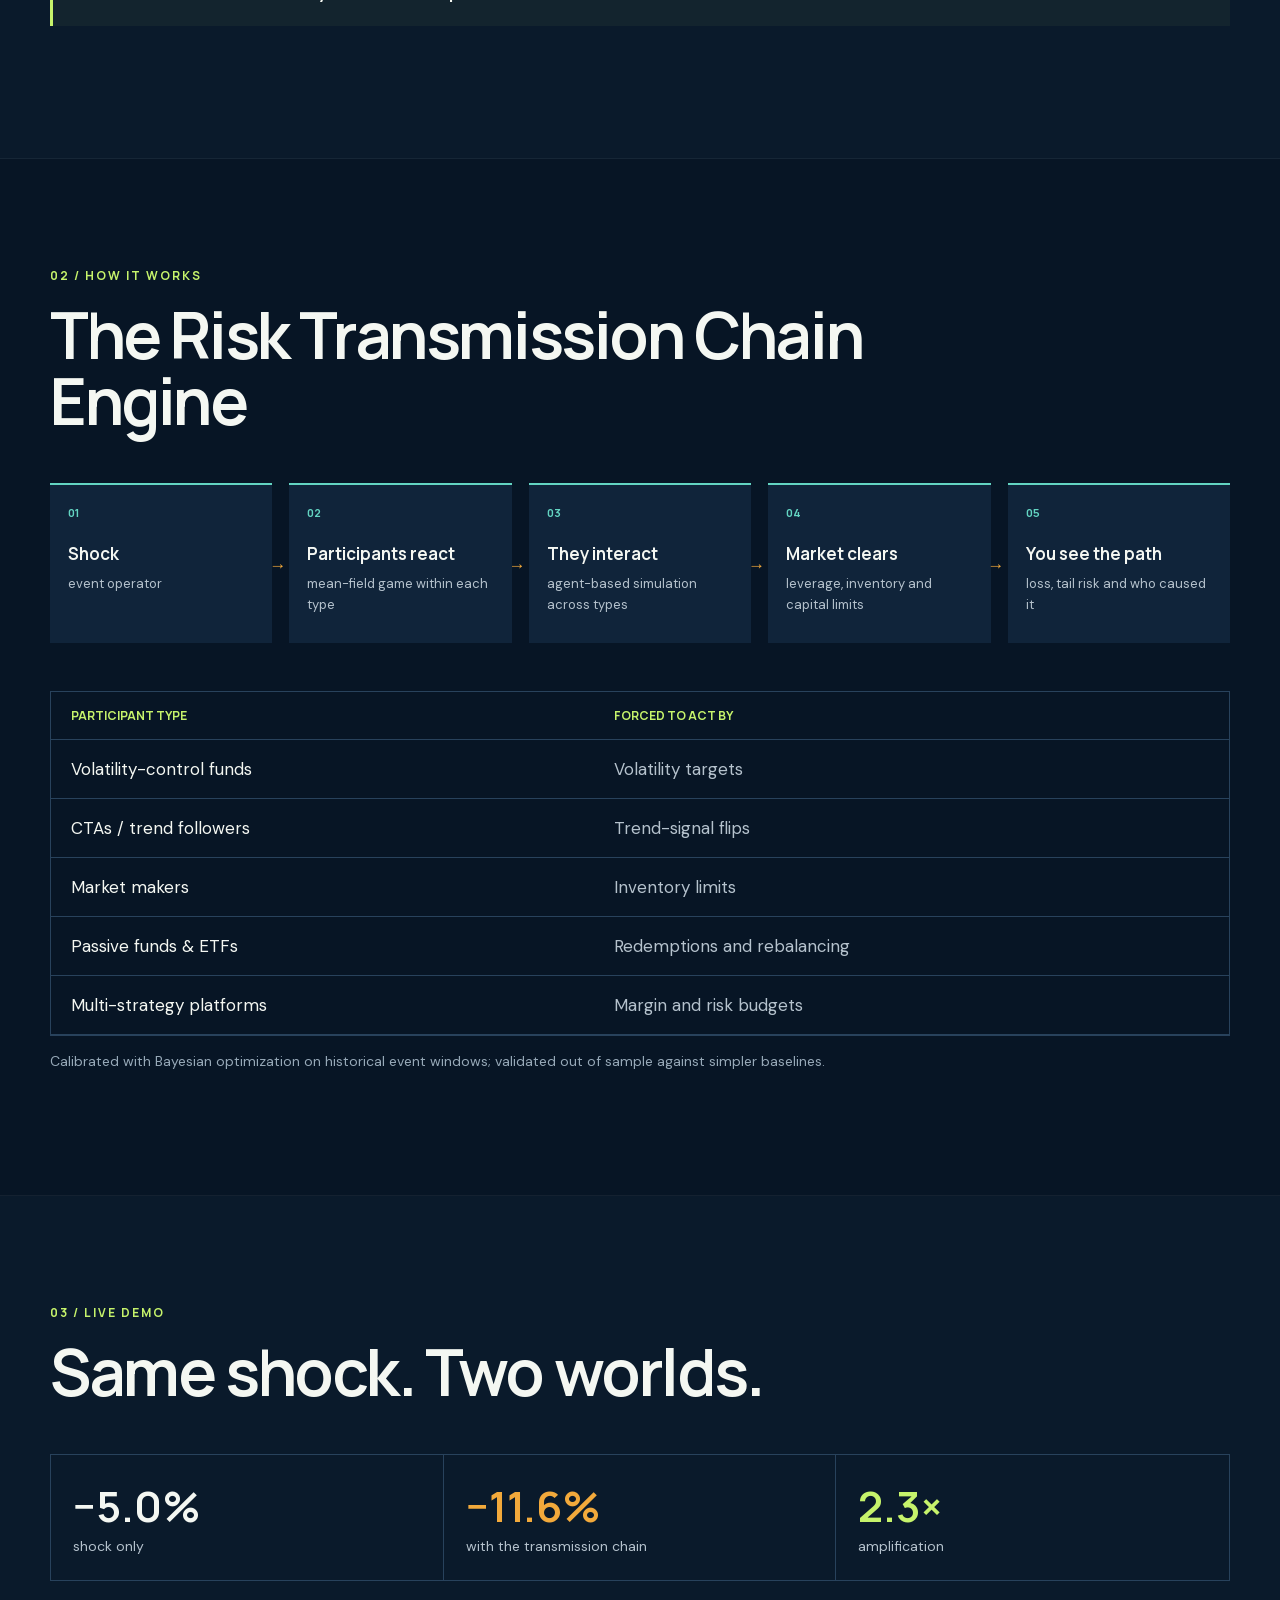
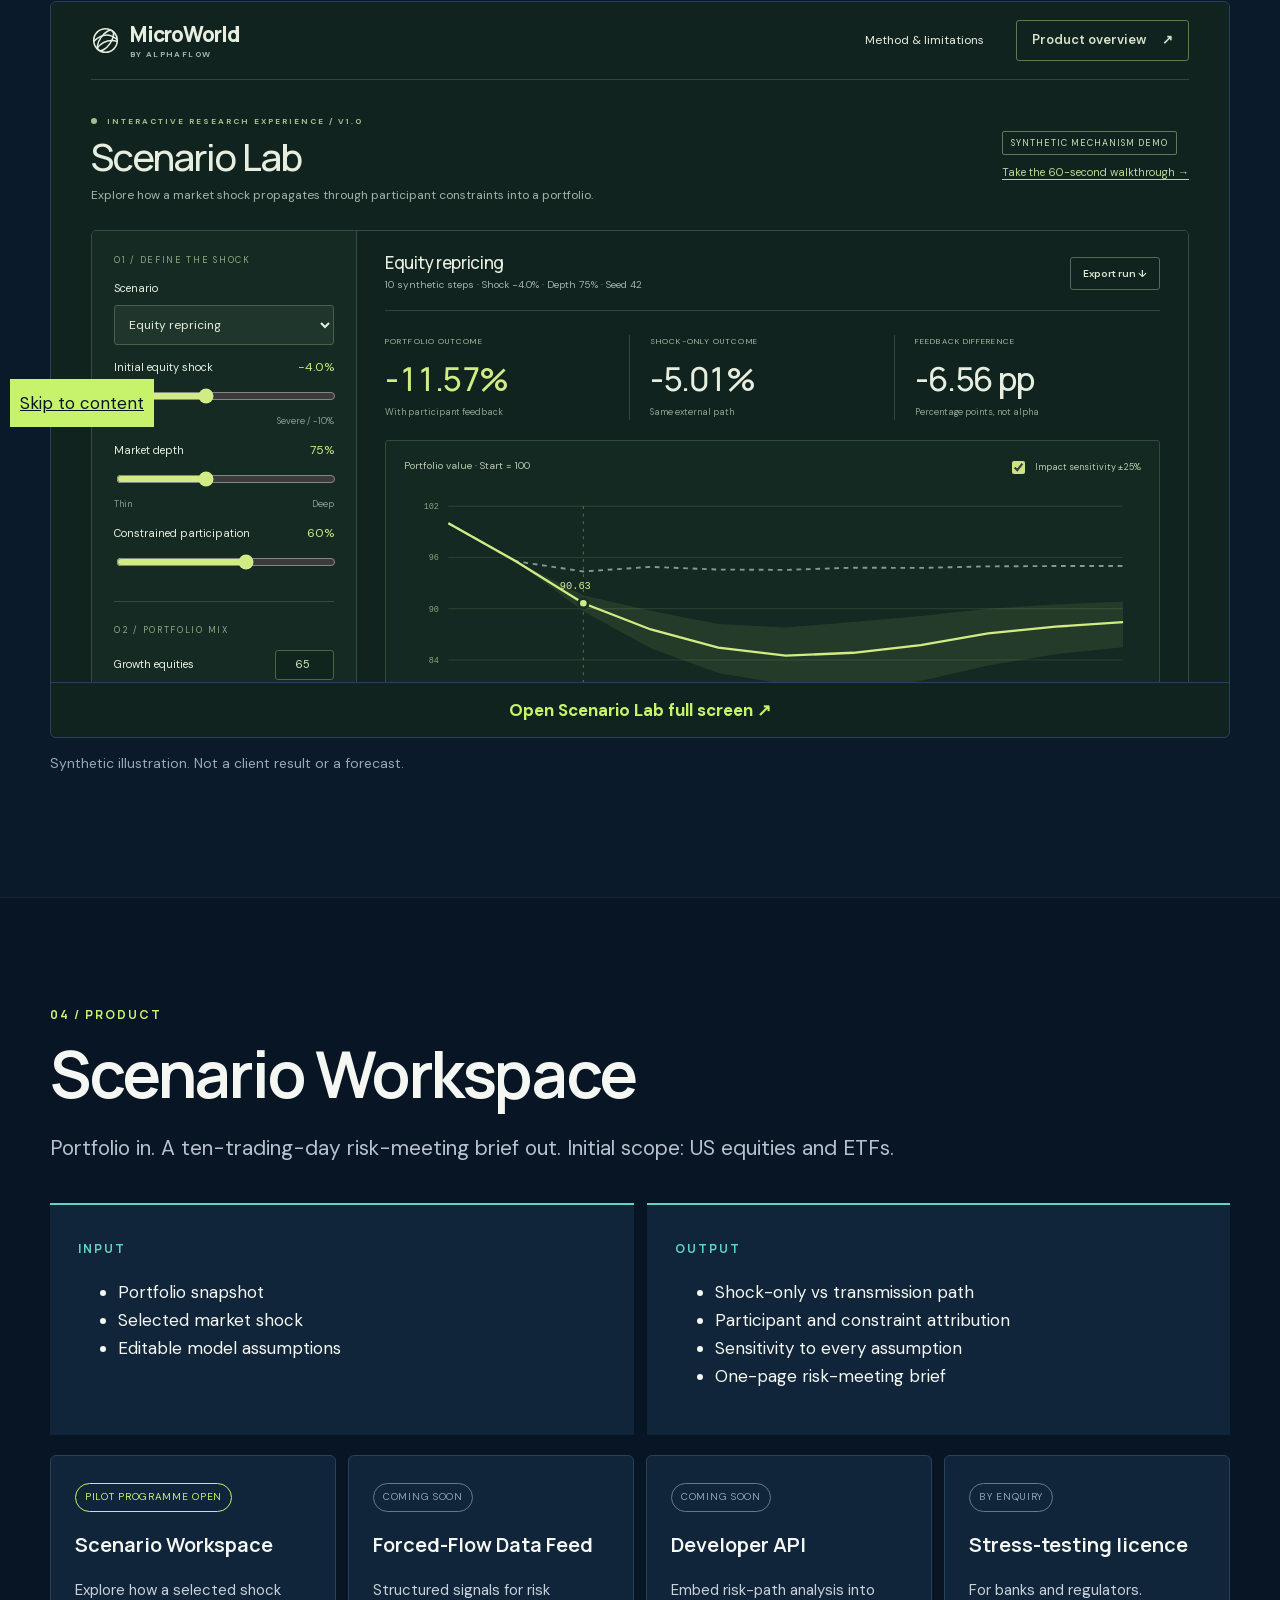
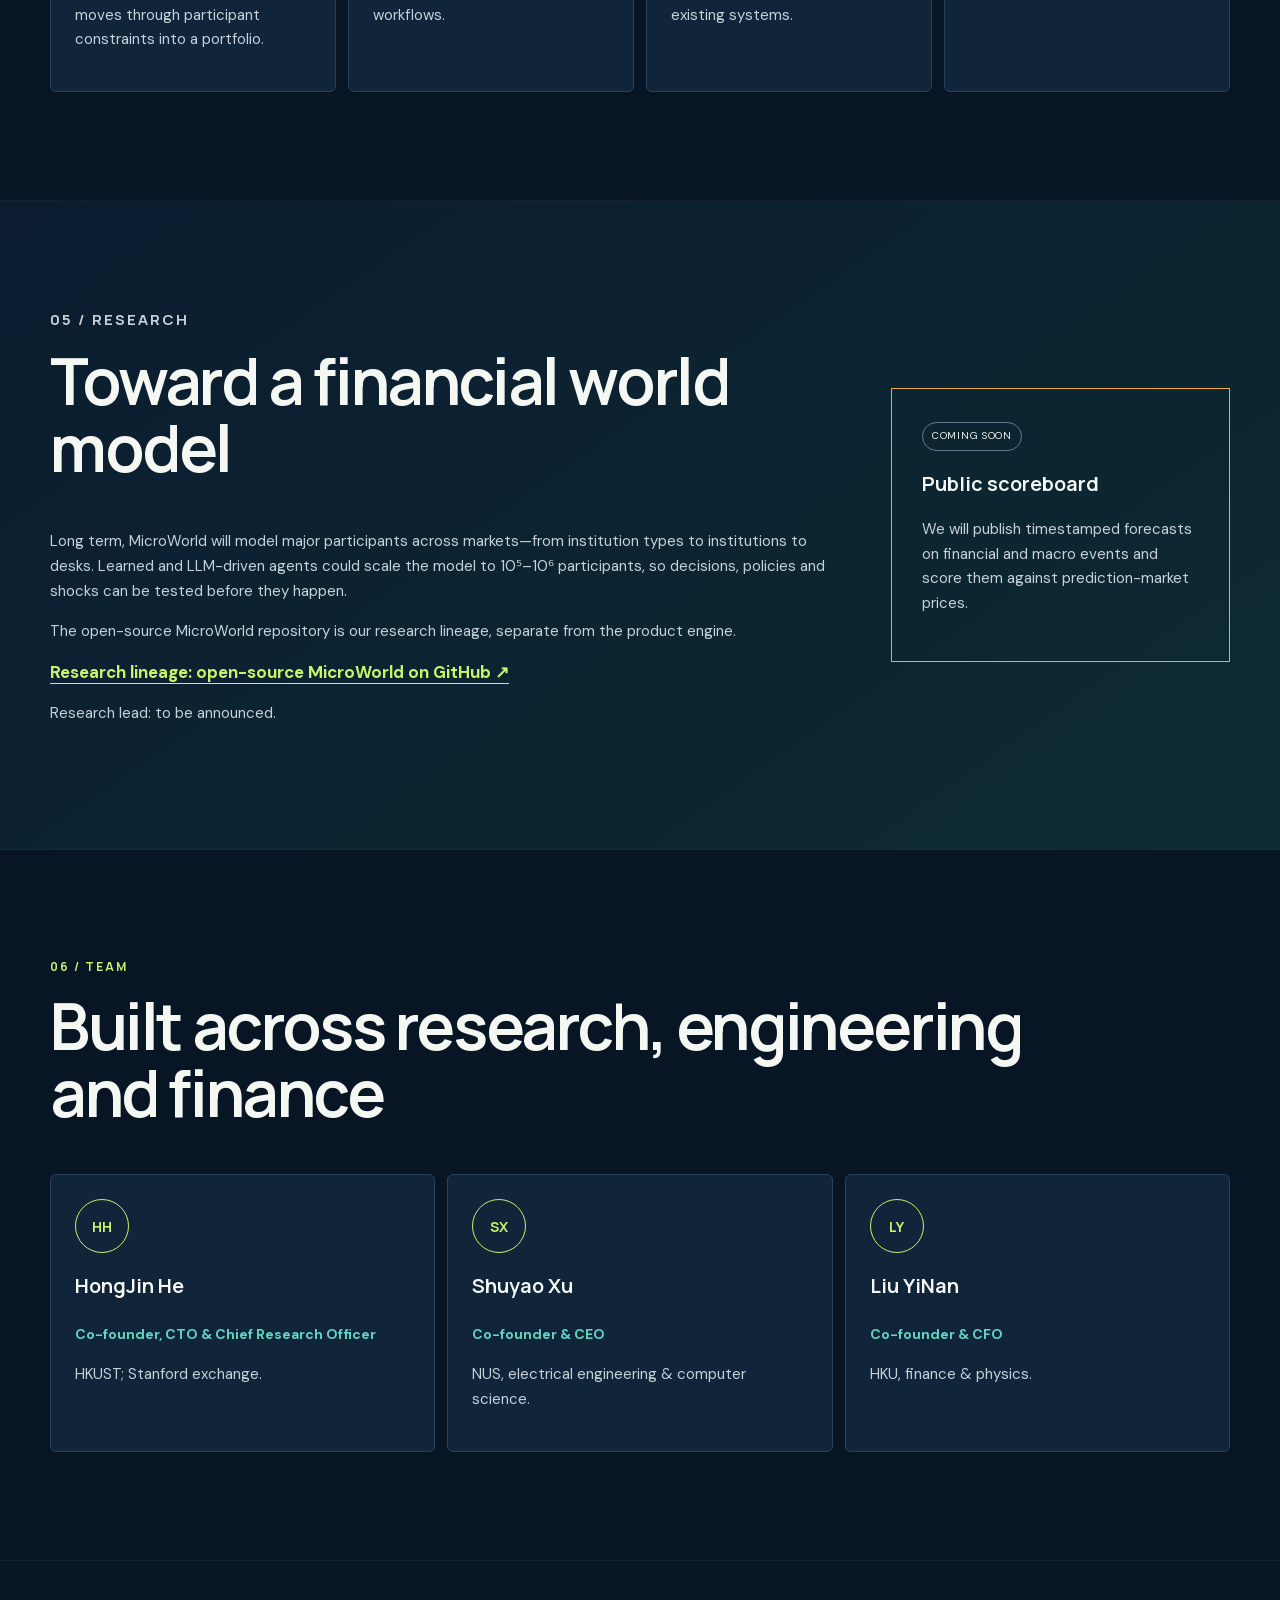
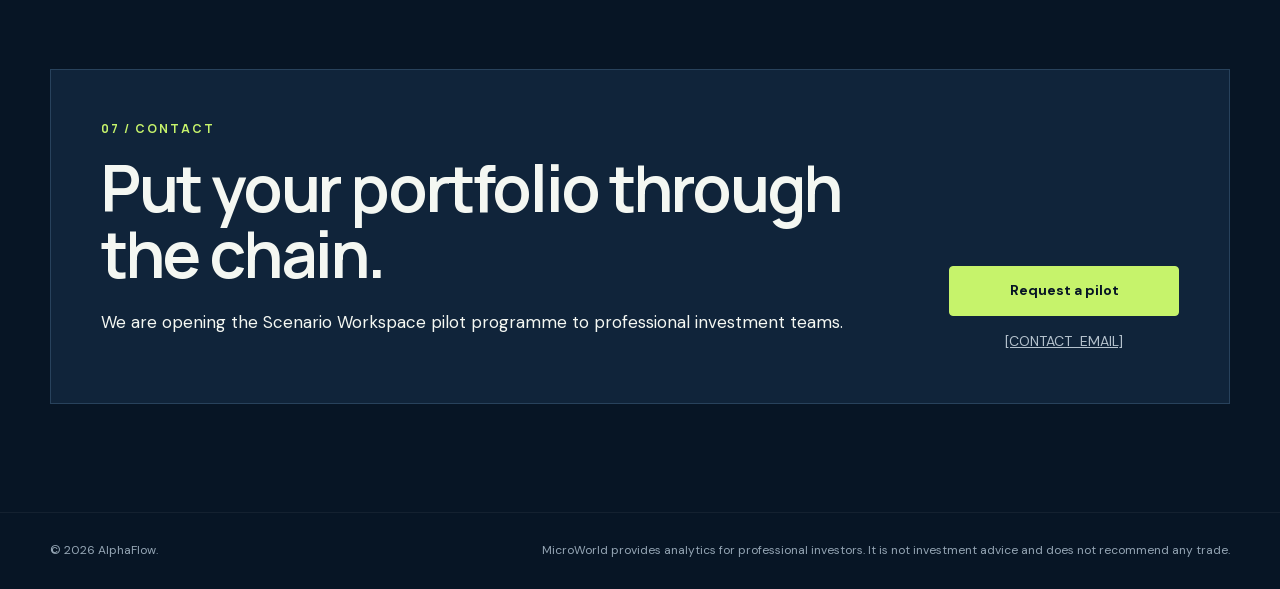
<file: thesis.html>
<!doctype html><html lang="en"><head><meta charset="utf-8"><meta name="viewport" content="width=device-width,initial-scale=1"><meta http-equiv="refresh" content="0;url=index.html#product"><link rel="canonical" href="https://microworldmarkets.com/#product"><title>MicroWorld — Product</title></head><body><p>The current MicroWorld product overview has moved to <a href="index.html#product">the main page</a>.</p></body></html>
</file>
<file: styles.css>
@font-face{font-family:Manrope;src:url(fonts/manrope-0.woff2)}@font-face{font-family:DM;src:url(fonts/dm-sans-0.woff2)}:root{--bg:#071525;--panel:#10243a;--line:#28425c;--ink:#f4f7f2;--muted:#b5c2cd;--lime:#c6f36b;--teal:#63d4c2;--amber:#f2a93b;--shell:min(1180px,calc(100% - 40px))}*{box-sizing:border-box}html{scroll-behavior:smooth;scroll-padding-top:80px}html,body{max-width:100%;overflow-x:hidden}body{margin:0;background:var(--bg);color:var(--ink);font:17px/1.65 DM,Arial,sans-serif;overflow-x:hidden}a{color:inherit}.shell{width:var(--shell);margin:auto}.skip{position:fixed;top:-60px;left:10px;background:var(--lime);color:#071525;padding:10px;z-index:99}.skip:focus{top:10px}header{height:76px;position:sticky;top:0;z-index:20;background:#071525ed;border-bottom:1px solid #ffffff14;backdrop-filter:blur(15px)}.nav{height:100%;display:flex;align-items:center;justify-content:space-between}.brand{display:flex;gap:12px;align-items:center;text-decoration:none;font:700 17px/1 Manrope}.brand i{width:30px;height:30px;border-radius:50%;border:1px solid var(--teal);background:radial-gradient(circle,var(--lime),transparent 65%)}.brand small{display:block;font:9px/1.5 DM;color:var(--muted);text-transform:uppercase;letter-spacing:1px}.nav nav{display:flex;gap:25px}.nav nav a{text-decoration:none;font-size:14px;color:#d7e0e7}.nav nav a:hover{color:var(--lime)}.menu{display:none;background:none;border:1px solid var(--line);color:white;padding:9px}.hero{min-height:calc(100vh - 76px);display:grid;align-items:center;padding:90px 0;background:radial-gradient(circle at 80% 40%,#16455377,transparent 35%)}.hero-grid{display:grid;grid-template-columns:1.1fr .9fr;gap:55px;align-items:center}.eyebrow{margin:0 0 18px;color:var(--lime);font:700 12px Manrope;text-transform:uppercase;letter-spacing:2px}.hero h1{font:700 clamp(68px,9vw,132px)/.85 Manrope;letter-spacing:-7px;margin:0}.headline{font:650 clamp(28px,3.3vw,47px)/1.12 Manrope;letter-spacing:-1.5px;margin:32px 0 18px}.sub{font-size:20px;color:var(--muted);max-width:700px}.actions{display:flex;gap:12px;flex-wrap:wrap;margin-top:32px}.btn{display:inline-flex;justify-content:center;align-items:center;min-height:50px;padding:12px 18px;border:1px solid #61768b;text-decoration:none;border-radius:4px;font-weight:700;font-size:14px}.primary{background:var(--lime);border-color:var(--lime);color:#071525}.status{font-size:12px;color:#91a4b5;margin-top:26px}.status span:before{content:'•';color:var(--teal);margin:0 8px}.world{aspect-ratio:1;position:relative;border-radius:50%;border:1px solid #63d4c255;background:repeating-radial-gradient(circle,#63d4c220 0 1px,transparent 2px 45px)}.world:after,.world:before{content:'';position:absolute;inset:12% 30%;border:1px solid #c6f36b55;border-radius:50%;transform:rotate(50deg)}.world:after{inset:30% 10%;border-color:#f2a93b55;transform:rotate(-40deg)}.core{position:absolute;inset:39%;z-index:2;border-radius:50%;display:grid;place-content:center;text-align:center;background:var(--lime);color:#071525;font-size:11px;text-transform:uppercase}.world>span{position:absolute;width:52px;height:52px;border-radius:50%;display:grid;place-items:center;background:#0d2438;border:1px solid var(--teal);font:700 10px Manrope;z-index:3}.world>span:nth-of-type(1){left:8%;top:18%}.world>span:nth-of-type(2){right:8%;top:13%}.world>span:nth-of-type(3){right:2%;bottom:25%}.world>span:nth-of-type(4){left:20%;bottom:5%}.world>span:nth-of-type(5){left:0;top:55%}.section{padding:108px 0;border-bottom:1px solid #ffffff0d}.section h2{font:650 clamp(38px,5vw,67px)/1.04 Manrope;letter-spacing:-2.4px;max-width:980px;margin:0 0 48px}.problem,.demo{background:#0a1a2b}.cards{display:grid;gap:12px}.four{grid-template-columns:repeat(4,1fr)}.three{grid-template-columns:repeat(3,1fr)}.cards article{padding:24px;background:var(--panel);border:1px solid var(--line);border-radius:6px}.cards time{color:var(--amber);font:700 12px Manrope;text-transform:uppercase}.cards h3,.research h3{font:650 20px/1.3 Manrope}.cards p,.research p{color:#c6d1d9;font-size:15px}.cards small{color:#91a4b4}.callout{font-size:24px;border-left:3px solid var(--lime);padding:18px 24px;background:#c6f36b0b;margin-top:40px}.callout b{color:var(--lime)}.flow{display:grid;grid-template-columns:repeat(5,1fr);gap:17px;margin-bottom:48px}.flow div{position:relative;padding:20px 18px;min-height:160px;background:var(--panel);border-top:2px solid var(--teal)}.flow div:not(:last-child):after{content:'→';position:absolute;right:-14px;top:42%;color:var(--amber);z-index:3}.flow em,.flow b,.flow small{display:block}.flow em{color:var(--teal);font:700 11px Manrope;margin-bottom:22px}.flow b{font:650 17px Manrope}.flow small{color:var(--muted);font-size:13px;margin-top:8px}.table{overflow:auto;border:1px solid var(--line)}table{border-collapse:collapse;width:100%;min-width:600px}th,td{text-align:left;padding:15px 20px;border-bottom:1px solid var(--line)}th{color:var(--lime);font:700 12px Manrope;text-transform:uppercase}td:last-child{color:var(--muted)}.note{color:#97a9b8;font-size:14px}.stats{display:grid;grid-template-columns:repeat(3,1fr);border:1px solid var(--line);margin-bottom:20px}.stats div{padding:22px;border-right:1px solid var(--line)}.stats div:last-child{border:0}.stats b,.stats span{display:block}.stats b{font:650 42px Manrope}.stats span{font-size:14px;color:var(--muted)}.stats .risk b{color:var(--amber)}.stats .gain b{color:var(--lime)}.embed{border:1px solid var(--line);border-radius:6px;overflow:hidden;background:#10231f}.embed iframe{display:block;width:100%;height:680px;border:0}.embed a{display:block;padding:13px;text-align:center;color:var(--lime);font-weight:700;text-decoration:none;border-top:1px solid var(--line)}.lead{font-size:21px;color:var(--muted);margin-top:-25px}.io{display:grid;grid-template-columns:1fr 1fr;gap:13px;margin:38px 0 20px}.io article{padding:28px;background:var(--panel);border-top:2px solid var(--teal)}.io em{color:var(--teal);font:700 12px Manrope;text-transform:uppercase;letter-spacing:2px}.products article{min-height:220px}.badge{display:inline-block;padding:5px 9px;border:1px solid #637a91;border-radius:99px;text-transform:uppercase;letter-spacing:.7px;font-size:10px}.badge.live{border-color:var(--lime);color:var(--lime)}.research{background:linear-gradient(145deg,#0b1c30,#0d2b32)}.research-grid{display:grid;grid-template-columns:1.4fr .6fr;gap:50px}.research aside{border:1px solid var(--amber);padding:30px;align-self:center}.text{color:var(--lime);font-weight:700;text-underline-offset:5px}.team i{width:54px;height:54px;border-radius:50%;display:grid;place-items:center;border:1px solid var(--lime);color:var(--lime);font:700 14px Manrope}.team b{color:var(--teal);font-size:14px}.contact{display:flex;justify-content:space-between;align-items:end;gap:40px;padding:50px;background:var(--panel);border:1px solid var(--line)}.contact h2{margin-bottom:20px}.contact>div:last-child{display:grid;gap:14px;text-align:center;min-width:230px}.contact>div:last-child>a:last-child{font-size:14px;color:var(--muted)}footer{padding:28px 0;color:#94a5b4;font-size:12px}footer .shell{display:flex;justify-content:space-between;gap:30px}footer span:last-child{text-align:right}
@media(max-width:900px){.menu{display:block}.nav nav{display:none;position:absolute;top:76px;left:0;right:0;padding:20px;background:var(--bg);flex-direction:column}.nav nav.open{display:flex}.hero-grid,.research-grid{grid-template-columns:1fr}.world{width:min(92vw,440px);margin:auto}.four{grid-template-columns:1fr 1fr}.flow{grid-template-columns:1fr}.flow div{min-height:auto}.flow div:not(:last-child):after{content:'↓';right:auto;left:24px;top:auto;bottom:-20px}.contact{align-items:flex-start;flex-direction:column}.contact>div:last-child{width:100%}}
@media(max-width:600px){:root{--shell:calc(100% - 32px)}body{font-size:16px}.hero,.section{padding:75px 0}.hero{min-height:auto}.hero h1{font-size:64px;letter-spacing:-4px}.headline{font-size:31px}.sub{font-size:17px}.actions{display:grid}.btn{width:100%}.section h2{font-size:39px;letter-spacing:-1.5px;margin-bottom:34px}.four,.three,.io,.stats{grid-template-columns:1fr}.callout{font-size:19px}.stats div{border-right:0;border-bottom:1px solid var(--line)}.embed iframe{height:590px}.lead{font-size:18px;margin-top:-15px}.contact{padding:27px 20px}footer .shell{display:grid}footer span:last-child{text-align:left}}
</file>
<file: legacy.css>
@font-face {
  font-family: 'DM Sans';
  font-style: normal;
  font-weight: 400;
  font-display: swap;
  src: url(fonts/dm-sans-0.woff2) format('woff2');
  unicode-range: U+0000-00FF, U+0131, U+0152-0153, U+02BB-02BC, U+02C6, U+02DA, U+02DC, U+0304, U+0308, U+0329, U+2000-206F, U+20AC, U+2122, U+2191, U+2193, U+2212, U+2215, U+FEFF, U+FFFD;
}
@font-face {
  font-family: 'DM Sans';
  font-style: normal;
  font-weight: 500;
  font-display: swap;
  src: url(fonts/dm-sans-0.woff2) format('woff2');
  unicode-range: U+0000-00FF, U+0131, U+0152-0153, U+02BB-02BC, U+02C6, U+02DA, U+02DC, U+0304, U+0308, U+0329, U+2000-206F, U+20AC, U+2122, U+2191, U+2193, U+2212, U+2215, U+FEFF, U+FFFD;
}
@font-face {
  font-family: 'DM Sans';
  font-style: normal;
  font-weight: 600;
  font-display: swap;
  src: url(fonts/dm-sans-0.woff2) format('woff2');
  unicode-range: U+0000-00FF, U+0131, U+0152-0153, U+02BB-02BC, U+02C6, U+02DA, U+02DC, U+0304, U+0308, U+0329, U+2000-206F, U+20AC, U+2122, U+2191, U+2193, U+2212, U+2215, U+FEFF, U+FFFD;
}
@font-face {
  font-family: 'DM Sans';
  font-style: normal;
  font-weight: 700;
  font-display: swap;
  src: url(fonts/dm-sans-0.woff2) format('woff2');
  unicode-range: U+0000-00FF, U+0131, U+0152-0153, U+02BB-02BC, U+02C6, U+02DA, U+02DC, U+0304, U+0308, U+0329, U+2000-206F, U+20AC, U+2122, U+2191, U+2193, U+2212, U+2215, U+FEFF, U+FFFD;
}
@font-face {
  font-family: 'DM Sans';
  font-style: normal;
  font-weight: 800;
  font-display: swap;
  src: url(fonts/dm-sans-0.woff2) format('woff2');
  unicode-range: U+0000-00FF, U+0131, U+0152-0153, U+02BB-02BC, U+02C6, U+02DA, U+02DC, U+0304, U+0308, U+0329, U+2000-206F, U+20AC, U+2122, U+2191, U+2193, U+2212, U+2215, U+FEFF, U+FFFD;
}
@font-face {
  font-family: 'Manrope';
  font-style: normal;
  font-weight: 400;
  font-display: swap;
  src: url(fonts/manrope-0.woff2) format('woff2');
  unicode-range: U+0000-00FF, U+0131, U+0152-0153, U+02BB-02BC, U+02C6, U+02DA, U+02DC, U+0304, U+0308, U+0329, U+2000-206F, U+20AC, U+2122, U+2191, U+2193, U+2212, U+2215, U+FEFF, U+FFFD;
}
@font-face {
  font-family: 'Manrope';
  font-style: normal;
  font-weight: 500;
  font-display: swap;
  src: url(fonts/manrope-0.woff2) format('woff2');
  unicode-range: U+0000-00FF, U+0131, U+0152-0153, U+02BB-02BC, U+02C6, U+02DA, U+02DC, U+0304, U+0308, U+0329, U+2000-206F, U+20AC, U+2122, U+2191, U+2193, U+2212, U+2215, U+FEFF, U+FFFD;
}
@font-face {
  font-family: 'Manrope';
  font-style: normal;
  font-weight: 600;
  font-display: swap;
  src: url(fonts/manrope-0.woff2) format('woff2');
  unicode-range: U+0000-00FF, U+0131, U+0152-0153, U+02BB-02BC, U+02C6, U+02DA, U+02DC, U+0304, U+0308, U+0329, U+2000-206F, U+20AC, U+2122, U+2191, U+2193, U+2212, U+2215, U+FEFF, U+FFFD;
}
@font-face {
  font-family: 'Manrope';
  font-style: normal;
  font-weight: 700;
  font-display: swap;
  src: url(fonts/manrope-0.woff2) format('woff2');
  unicode-range: U+0000-00FF, U+0131, U+0152-0153, U+02BB-02BC, U+02C6, U+02DA, U+02DC, U+0304, U+0308, U+0329, U+2000-206F, U+20AC, U+2122, U+2191, U+2193, U+2212, U+2215, U+FEFF, U+FFFD;
}
@font-face {
  font-family: 'Manrope';
  font-style: normal;
  font-weight: 800;
  font-display: swap;
  src: url(fonts/manrope-0.woff2) format('woff2');
  unicode-range: U+0000-00FF, U+0131, U+0152-0153, U+02BB-02BC, U+02C6, U+02DA, U+02DC, U+0304, U+0308, U+0329, U+2000-206F, U+20AC, U+2122, U+2191, U+2193, U+2212, U+2215, U+FEFF, U+FFFD;
}
:root{--paper:#f4f5ef;--ink:#183a31;--muted:#617168;--line:#d9dfd4;--lime:#d1ec84;--white:#fff;--dark:#10251f;--orange:#db7955;--radius:5px;--font:'DM Sans',Arial,sans-serif;--display:'Manrope',Arial,sans-serif}*{box-sizing:border-box}html{scroll-behavior:smooth;scroll-padding-top:90px}body{margin:0;background:var(--paper);color:var(--ink);font-family:var(--font);font-size:16px;line-height:1.6}a{color:inherit;text-decoration:none}button,input,select{font:inherit}button,a,input,select,summary{-webkit-tap-highlight-color:transparent}button{cursor:pointer}a:focus-visible,button:focus-visible,input:focus-visible,select:focus-visible,summary:focus-visible{outline:3px solid #899c43;outline-offset:5px}button:disabled{cursor:wait;opacity:.65}img,svg{max-width:100%}h1,h2,h3,h4,p{margin:0}h1,h2,h3{font-family:var(--display);font-weight:500;line-height:1.1;letter-spacing:-.045em}h1{font-size:clamp(48px,5.9vw,88px)}h2{font-size:clamp(35px,4vw,58px)}h3{font-size:24px;letter-spacing:-.025em}p{color:var(--muted)}.wrap{max-width:1320px;margin:auto;padding:0 56px}.skip{position:absolute;left:20px;top:-100px;background:var(--lime);padding:10px;z-index:100}.skip:focus{top:10px}.header{height:90px;display:flex;align-items:center;justify-content:space-between;border-bottom:1px solid var(--line);gap:24px}.brand{display:inline-flex;align-items:center;gap:10px;font-family:var(--display);font-size:22px;font-weight:800;letter-spacing:-.9px}.brand svg{width:29px;height:29px}.nav{display:flex;align-items:center;gap:32px;font-size:13px}.nav a:hover{opacity:.65}.nav a[aria-current=page]{text-decoration:underline;text-underline-offset:8px}.button{display:inline-flex;align-items:center;justify-content:center;gap:28px;background:var(--ink);color:var(--paper);border:1px solid var(--ink);padding:14px 22px;font-size:13px;font-weight:600;border-radius:3px;min-height:48px;transition:transform .2s,background .2s}.button:hover{background:#2c5145;transform:translateY(-2px)}.button.light{background:var(--lime);border-color:var(--lime);color:var(--dark)}.button.outline{background:transparent;color:var(--ink);border-color:#b8c3b7}.button.small{padding:9px 15px;min-height:40px;gap:16px}.eyebrow{display:flex;gap:10px;align-items:center;font-size:10px;font-weight:700;letter-spacing:2px;text-transform:uppercase}.eyebrow:before{content:'';width:6px;height:6px;background:currentColor;border-radius:50%}.hero{padding:78px 0 50px;display:grid;grid-template-columns:1.12fr 1fr;gap:15px;align-items:center;min-height:660px}.hero h1{margin:27px 0 24px;max-width:690px}.hero h1 em{font-family:Georgia,serif;font-weight:400;color:#6b8061;letter-spacing:-.055em}.hero-copy>p{max-width:470px;font-size:17px;line-height:1.7}.actions{display:flex;flex-wrap:wrap;gap:14px;align-items:center;margin-top:32px}.text-link{font-size:13px;display:inline-flex;align-items:center;gap:14px;border-bottom:1px solid #9aa993;padding:8px 0}.micro{font-size:11px;letter-spacing:.2px}.hero-note{margin-top:20px}.world-art{position:relative;min-width:0}.world-art svg{width:100%;height:auto;overflow:visible}.art-caption{display:flex;justify-content:space-between;font-size:9px;letter-spacing:1.5px;color:var(--muted);padding:0 20px}.orbit{transform-origin:280px 270px;animation:orbit 100s linear infinite}.orbit.reverse{animation-direction:reverse;animation-duration:130s}.signal{animation:signal 4s ease-in-out infinite}.hero-bottom{display:grid;grid-template-columns:1.1fr 1fr 1fr;border-top:1px solid var(--line);padding:26px 0 38px;gap:35px}.hero-bottom p{font-size:12px;max-width:300px}.hero-bottom strong{font-size:12px;display:block;color:var(--ink);margin-bottom:6px}.label{font-size:10px;letter-spacing:1.6px;text-transform:uppercase;color:var(--muted)}.section{padding:100px 0;border-top:1px solid var(--line)}.section-head{display:grid;grid-template-columns:1.2fr 1fr;align-items:end;gap:80px;margin-bottom:48px}.section-head h2{margin-top:20px}.section-head>p{font-size:15px;max-width:430px;justify-self:end}.mechanism{display:grid;grid-template-columns:repeat(4,1fr);border:1px solid var(--line);border-radius:4px;overflow:hidden}.mechanism article{padding:30px 26px;border-right:1px solid var(--line);position:relative;min-height:250px}.mechanism article:last-child{border:0;background:#e6ecd9}.step{display:flex;justify-content:space-between;font-family:monospace;font-size:12px;color:#75816d;margin-bottom:48px}.mechanism h3{font-size:20px;margin-bottom:12px}.mechanism p{font-size:13px}.source-note{font-size:11px;margin-top:20px;max-width:880px}.source-note a{text-decoration:underline;text-underline-offset:3px}.lab-teaser{background:var(--dark);color:#eef1e7;padding:75px 0}.lab-teaser p{color:#a7b9ae}.teaser-grid{display:grid;grid-template-columns:.85fr 1.2fr;gap:90px;align-items:center}.teaser-grid h2{margin:22px 0}.teaser-grid>div>p{font-size:15px;max-width:360px}.mini-chart{border:1px solid #365045;border-radius:6px;background:#142c25;padding:26px}.mini-chart-top{display:flex;justify-content:space-between;font-size:11px;margin-bottom:10px}.badge{font-size:9px;letter-spacing:1px;text-transform:uppercase;padding:5px 8px;border:1px solid #65775a;color:#d2e4bd;white-space:nowrap;border-radius:2px}.mini-chart svg{width:100%;display:block}.legend{display:flex;gap:22px;font-size:10px;color:#a7b9ae;flex-wrap:wrap}.legend span:before{content:'';display:inline-block;width:16px;height:2px;background:var(--lime);margin:0 7px 3px 0}.legend span:nth-child(2):before{background:#829a92}.compare-head{display:grid;grid-template-columns:1fr 1fr 1fr;gap:32px}.compare-head article{padding:32px 0;border-top:1px solid #a6b59d}.compare-head .num{font-size:11px;color:#7f8e71;margin-bottom:30px}.compare-head h3{margin-bottom:17px}.compare-head p{font-size:14px}.compare-head .foot{font-size:11px;margin-top:24px;color:#526549}.roadmap{display:grid;grid-template-columns:repeat(3,1fr);gap:30px;margin-top:50px}.roadmap article{border-top:2px solid #c5d3b1;padding-top:20px}.roadmap article:first-child{border-color:var(--ink)}.roadmap .stage{display:flex;justify-content:space-between;gap:8px;font-size:10px;text-transform:uppercase;letter-spacing:1px;margin-bottom:26px}.roadmap h3{margin-bottom:15px}.roadmap p{font-size:14px}.gate{margin-top:26px;padding-top:18px;border-top:1px solid var(--line);font-size:12px}.gate strong{display:block;margin-bottom:5px}.vision-section{background:#e7eddf}.vision-grid{display:grid;grid-template-columns:1fr 1fr;gap:80px;align-items:center}.vision-grid h2{margin:20px 0 24px}.vision-grid p{font-size:15px}.world-stack{border:1px solid #c2ccb8;border-radius:5px;padding:25px}.world-layer{padding:19px 20px;display:flex;align-items:center;justify-content:space-between;border:1px solid #bbc8ad;margin:8px 0;background:#f0f3e9;font-size:14px}.world-layer:first-child{background:var(--ink);color:#e9f0db}.world-layer small{font-size:9px;letter-spacing:1px;text-transform:uppercase}.world-stack>p{font-size:10px;text-align:center;padding:15px 8px 0}.team{display:grid;grid-template-columns:repeat(3,1fr);gap:32px}.person{border-top:1px solid var(--line);padding-top:26px}.person .initial{font-family:Georgia,serif;font-size:42px;color:#9aa68d;margin-bottom:30px}.person h3{font-size:22px}.person .role{font-size:11px;margin:8px 0 18px;color:var(--ink)}.person p{font-size:13px}.profile-links{display:flex;flex-wrap:wrap;gap:10px;margin-top:22px}.profile-links a{display:inline-flex;align-items:center;gap:8px;border:1px solid #b8c3b7;border-radius:3px;padding:8px 12px;color:var(--ink);font-size:11px;font-weight:600;letter-spacing:.25px;transition:background .2s,border-color .2s,transform .2s}.profile-links a:hover{background:#e6ecd9;border-color:#8fa182;transform:translateY(-1px)}.closing{padding:70px 0;border-top:1px solid var(--line)}.closing-inner{display:flex;align-items:center;justify-content:space-between;gap:30px}.closing h2{font-size:44px;max-width:650px}.closing p{margin-top:16px;font-size:14px}.footer{padding:30px 0;border-top:1px solid var(--line);display:flex;justify-content:space-between;gap:24px;font-size:11px;color:var(--muted)}.footer-links{display:flex;gap:24px}.page-top{padding:70px 0 55px;max-width:960px}.page-top h1{font-size:clamp(44px,5vw,72px);margin:22px 0}.page-top>p{max-width:680px}.thesis-grid{display:grid;grid-template-columns:230px 1fr;gap:70px;padding-bottom:90px}.toc{position:sticky;top:30px;align-self:start;display:grid;gap:13px;font-size:12px;padding-top:30px;border-top:1px solid var(--line)}.toc a{color:var(--muted)}.toc a:hover{color:var(--ink)}.prose section{padding:35px 0 48px;border-top:1px solid var(--line)}.prose h2{font-size:34px;margin-bottom:23px}.prose h3{font-size:19px;margin:25px 0 12px}.prose p{font-size:15px;margin-bottom:15px}.prose ul{padding-left:20px;color:var(--muted);font-size:14px}.prose li{margin:10px 0}.prose table{border-collapse:collapse;width:100%;font-size:12px;margin:20px 0}.prose td,.prose th{text-align:left;padding:15px 12px;border-bottom:1px solid var(--line);vertical-align:top}.prose th{font-size:10px;text-transform:uppercase;letter-spacing:.8px;color:var(--muted)}.prose a:not(.button){text-decoration:underline;text-underline-offset:4px}.callout{padding:22px 25px;background:#e7edde;border-left:3px solid #7d975d;margin:25px 0;font-size:14px}.callout p:last-child{margin:0}.status-row{display:grid;grid-template-columns:110px 1fr;gap:20px;padding:18px 0;border-bottom:1px solid var(--line);font-size:14px}.status-tag{font-size:9px;text-transform:uppercase;letter-spacing:1px;font-weight:700;align-self:start;padding:5px 7px;background:#e3e9d8;text-align:center}.status-tag.planned{background:#ebe5d8}.faq details{border-bottom:1px solid var(--line);padding:20px 0}.faq summary{font-family:var(--display);font-size:17px;cursor:pointer}.faq details p{padding:18px 20px 0 0;font-size:14px}.print-only{display:none}@keyframes orbit{to{transform:rotate(360deg)}}@keyframes signal{0%,100%{opacity:.4}50%{opacity:1}}@media(prefers-reduced-motion:reduce){*{animation:none!important;transition:none!important;scroll-behavior:auto!important}}@media(min-width:1500px){.hero{min-height:710px}}@media(max-width:1000px){.wrap{padding:0 30px}.nav{gap:20px}.hero{gap:0;min-height:580px}.hero h1{font-size:60px}.section-head{gap:35px}.teaser-grid{gap:40px}.mechanism article{padding:25px 18px}.vision-grid{gap:35px}.thesis-grid{grid-template-columns:180px 1fr;gap:35px}}@media(max-width:720px){.wrap{padding:0 22px}.header{height:76px}.brand{font-size:20px}.nav{gap:16px}.nav .desktop{display:none}.nav .button{font-size:11px;padding:8px 11px;min-height:38px;gap:10px}.hero{grid-template-columns:1fr;padding:48px 0 30px;min-height:0}.hero h1{font-size:55px;max-width:500px;line-height:1.04}.hero-copy>p{font-size:15px}.hero .world-art{max-width:460px;margin:0 auto;max-height:450px}.hero-bottom{grid-template-columns:1fr;gap:22px;padding-top:25px}.hero-bottom p{max-width:none}.section{padding:62px 0}.section-head{grid-template-columns:1fr;gap:22px;margin-bottom:32px}.section-head>p{justify-self:start;max-width:none}.mechanism{grid-template-columns:1fr 1fr}.mechanism article{border-bottom:1px solid var(--line);min-height:235px}.mechanism article:nth-child(2){border-right:0}.mechanism article:nth-child(3){border-bottom:0}.step{margin-bottom:30px}.teaser-grid,.vision-grid{grid-template-columns:1fr;gap:35px}.lab-teaser{padding:55px 0}.mini-chart{padding:18px}.compare-head,.roadmap,.team{grid-template-columns:1fr;gap:24px}.compare-head .num{margin-bottom:18px}.compare-head article{padding:22px 0 8px}.roadmap{margin-top:30px}.roadmap .stage{margin-bottom:18px}.person .initial{margin-bottom:12px}.closing-inner{display:block}.closing .button{margin-top:27px}.closing h2{font-size:36px}.footer{display:block}.footer-links{margin-top:18px}.thesis-grid{display:block}.toc{position:static;display:flex;flex-wrap:wrap;gap:10px 22px;padding:20px 0}.prose h2{font-size:30px}.prose table{font-size:11px}.prose td,.prose th{padding:12px 7px}.page-top{padding:50px 0 35px}.status-row{grid-template-columns:85px 1fr;gap:12px}.art-caption{font-size:8px}.hero-note{font-size:10px}.button{gap:20px}.world-layer{font-size:12px;padding:17px 12px}}@media print{body{background:white}.header,.footer,.toc,.no-print{display:none}.wrap{padding:0;max-width:none}.thesis-grid{display:block}.page-top{padding:10px 0}.page-top h1{font-size:36px}.prose section{break-inside:avoid;padding:18px 0}.prose h2{font-size:25px}.print-only{display:block}.section{break-inside:avoid}}

.hero-copy>p.hero-note{font-size:11px;line-height:1.6}

@media(max-width:720px){.hero h1{font-size:clamp(42px,14vw,55px)}}

.brand svg{flex-shrink:0}.brand{white-space:nowrap}@media(max-width:380px){.header{gap:10px}.brand{font-size:17px;gap:7px}.brand svg{width:23px;height:23px}.nav .button{white-space:nowrap;font-size:10px;padding:8px 10px;gap:8px}}
.brand-name{display:flex;flex-direction:column;line-height:1}.brand-name small{margin-top:5px;font-family:var(--font);font-size:8px;font-weight:700;letter-spacing:1.35px;text-transform:uppercase;color:var(--muted)}
</file>
<file: lab.css>
body.lab{--paper:#10231f;--ink:#e7eedf;--muted:#a1b5a9;--line:#30463b;--lime:#d1ec84;background:#10231f;color:#e7eedf}.lab .wrap{max-width:1500px;padding:0 40px}.lab .header{height:78px}.lab .brand{font-size:21px}.lab .nav{font-size:12px}.lab .button{background:#d1ec84;border-color:#d1ec84;color:#17372b}.lab .button.outline{background:transparent;border-color:#536b59;color:#dce8cf}.lab-heading{display:flex;align-items:center;justify-content:space-between;gap:25px;padding:35px 0 25px}.lab-heading h1{font-size:38px;margin:8px 0}.lab-heading p{font-size:12px;max-width:750px}.lab-heading .eyebrow{font-size:8px;color:#a7bd8e}.lab .badge{color:#d2e4bd}.lab-layout{display:grid;grid-template-columns:265px minmax(0,1fr);border:1px solid #354d3e;border-radius:5px;overflow:hidden;align-items:start}.controls{padding:22px;background:#142a23;border-right:1px solid #354d3e;min-height:860px}.control-block{border-bottom:1px solid #354b3d;margin-bottom:21px;padding-bottom:21px}.control-block:last-child{border:0;margin:0}.control-title{font-size:9px;letter-spacing:1.7px;text-transform:uppercase;color:#92a982;margin-bottom:13px}.controls label:not(.switch-label){display:flex;justify-content:space-between;align-items:center;gap:8px;font-size:11px;margin:13px 0 7px}.controls output{color:#d1ec84;font-variant-numeric:tabular-nums;font-size:12px}.controls select{width:100%;background:#1e362c;color:#e7eedf;border:1px solid #4b6049;padding:10px;border-radius:3px;font-size:12px}.controls input[type=range]{width:100%;accent-color:#d1ec84;cursor:pointer;height:20px}.range-ends{display:flex;justify-content:space-between;font-size:9px;color:#8a9f90}.weights label{margin:8px 0!important}.weights input{width:59px;background:#10251e;border:1px solid #516446;color:#d9e8c4;border-radius:3px;padding:5px 8px;font-size:11px;text-align:right}.weight-total{font-size:10px;margin-top:9px;color:#b8cf95}.switch-label{display:flex;align-items:center;gap:10px;font-size:11px;margin:13px 0;cursor:pointer}.switch-label input{accent-color:#cce382;width:15px;height:15px;margin:0}.switch-label span:last-child{margin-left:auto;color:#7d9775;font-size:9px}.seed-row input{width:80px;background:#10251e;border:1px solid #516446;color:#d9e8c4;padding:5px 8px;border-radius:3px}.controls .button{width:100%;font-size:11px;padding:12px 14px;gap:15px}.controls .reset{display:block;background:none;color:#9eb094;border:0;text-decoration:underline;font-size:10px;margin:13px auto 0}.workspace{padding:23px 28px;background:#10231f;min-width:0}.workspace-top{display:flex;align-items:center;justify-content:space-between;gap:15px;padding-bottom:17px;border-bottom:1px solid #30463b}.workspace-top h2{font-size:17px;letter-spacing:-.3px}.workspace-top p{font-size:10px;margin-top:5px}.workspace-top .button{font-size:10px;min-height:33px;padding:7px 12px;white-space:nowrap}.stats{display:grid;grid-template-columns:repeat(3,1fr);gap:20px;padding:24px 0 20px}.stat{border-right:1px solid #30463b}.stat:last-child{border:0}.stat .label{font-size:8px;letter-spacing:1.1px;color:#a3b69c}.stat strong{display:block;font-family:var(--display);font-size:33px;letter-spacing:-1.5px;font-weight:500;font-variant-numeric:tabular-nums;margin:5px 0 0}.stat small{font-size:9px;color:#90a38e}.stat:first-child strong{color:#d1ec84}.chart-box{background:#132921;border:1px solid #304c3a;border-radius:3px;padding:17px 18px 10px}.chart-header{display:flex;justify-content:space-between;gap:15px;font-size:10px;color:#b9cab0}.chart-header label{display:flex;gap:7px;align-items:center;font-size:9px;cursor:pointer}.chart-header input{accent-color:#cce382}.chart-svg{display:block;width:100%;height:270px;overflow:visible}.lab .legend{font-size:9px;gap:20px}.lab .legend span:nth-child(3):before{height:7px;background:#d1ec8430;border:1px solid #d1ec8460}.chart-foot{display:flex;align-items:center;justify-content:space-between;gap:10px;margin-top:10px}.chart-foot .micro{font-size:9px;color:#92a48b}.timeline{margin-top:21px}.timeline-top{display:flex;justify-content:space-between;align-items:center;margin-bottom:10px}.timeline-top h3{font-size:14px;letter-spacing:-.2px}.timeline-top .micro{font-size:10px}.step-buttons{display:flex;gap:5px}.step-button{flex:1;background:#182e25;border:1px solid #3c513b;color:#9baf92;border-radius:2px;font-size:10px;min-height:34px;padding:4px}.step-button[aria-pressed=true]{background:#d1ec84;color:#193322;border-color:#d1ec84}.step-button.trigger:not([aria-pressed=true]){border-bottom:2px solid #b0ca78}.step-detail{display:grid;grid-template-columns:1fr 1.4fr;gap:22px;margin-top:15px;padding:18px 0;border-bottom:1px solid #30463b}.step-detail h4{font-size:12px;font-weight:500;margin-bottom:7px}.step-detail p{font-size:11px}.step-detail strong{color:#d1ec84;font-weight:500}.event-list{display:grid;gap:6px}.event{font-size:10px;padding:8px 11px;border:1px solid #354d3a;border-radius:2px;display:flex;justify-content:space-between;gap:10px}.event span{color:#c7d6ba}.event small{display:block;color:#8fa387;font-size:9px;margin-top:3px}.event b{font-weight:500;color:#cee78a;white-space:nowrap}.empty-event{font-size:11px;border:1px dashed #445c41;padding:13px;color:#a8b59f}.interpretation{padding:16px 0 3px}.interpretation h3{font-size:12px;letter-spacing:0;margin-bottom:7px;color:#c6dba3}.interpretation p{font-size:11px}.status-message{font-size:10px;min-height:18px;color:#d4eaa3;margin-top:10px}.status-message.error{color:#f1b195}.stale{opacity:.55}.error-panel{background:#462e26;border:1px solid #8e644f;color:#ffd5b9;padding:18px;border-radius:3px;margin:15px 0;font-size:13px}.lab-bottom{display:grid;grid-template-columns:1fr 1fr 1fr;gap:40px;margin:28px 0 40px}.lab-bottom article{border-top:1px solid #354c3b;padding-top:16px}.lab-bottom h3{font-size:13px;letter-spacing:0;margin-bottom:9px}.lab-bottom p{font-size:11px}.lab-bottom a{text-decoration:underline;text-underline-offset:3px;color:#c3d59f}.lab .footer{font-size:10px}.noscript{padding:20px;background:#462e26;color:#ffd5b9}.tour{display:none;border:1px solid #729258;background:#263d2b;padding:16px 18px;margin-bottom:20px;position:relative}.tour.visible{display:flex;gap:20px;align-items:center;justify-content:space-between}.tour p{font-size:12px;color:#d3e3bf}.tour button{background:none;color:#d1ec84;border:0;font-size:12px;white-space:nowrap}.tour-controls{display:flex;gap:15px}.guide-link{background:transparent;color:#bdd694;border:0;text-decoration:underline;text-underline-offset:3px;font-size:11px;padding:10px 0}.table-wrap{overflow:auto}.data-table{width:100%;font-size:10px;border-collapse:collapse;margin:10px 0}.data-table td,.data-table th{text-align:right;padding:7px;border-bottom:1px solid #30463b}.data-table th{font-weight:500;color:#9aaf8c}.data-table td:first-child,.data-table th:first-child{text-align:left}.lab details summary{cursor:pointer;font-size:11px;color:#b9ce9c;margin-top:15px}.lab .replay-button{background:transparent;border:1px solid #5e7551;color:#d1ec84;font-size:10px;padding:5px 10px;border-radius:2px}.config-note{font-size:9px;color:#899f85;margin-top:8px}.lab .header .nav .button{background:transparent;color:#d5e1c9;border-color:#657653}
@media(min-width:1400px){.chart-svg{height:310px}}@media(max-width:1100px){.lab .wrap{padding:0 25px}.lab-layout{grid-template-columns:235px minmax(0,1fr)}.controls{padding:18px}.workspace{padding:20px}.stat strong{font-size:28px}.step-detail{grid-template-columns:1fr}.controls{min-height:900px}.chart-svg{height:250px}}@media(max-width:760px){.lab .wrap{padding:0 18px}.lab-heading{display:block;padding:25px 0 20px}.lab-heading h1{font-size:32px}.lab-heading>div:last-child{margin-top:12px}.lab-layout{display:flex;flex-direction:column}.controls{width:100%;min-height:0;border-right:0;border-bottom:1px solid #354d3e;display:grid;grid-template-columns:1fr 1fr;gap:0 22px;padding:20px}.controls .control-block{margin-bottom:15px;padding-bottom:15px}.controls .scenario-control{grid-column:1/-1}.controls .run-control{grid-column:1/-1;margin:0;border:0;padding:0}.workspace{padding:20px 15px;width:100%}.workspace-top{align-items:start}.stats{gap:12px}.stat strong{font-size:26px}.stat .label{font-size:7px;letter-spacing:.5px}.stat small{font-size:8px}.chart-box{padding:14px 10px}.chart-svg{height:225px}.chart-header{font-size:9px}.chart-header label{font-size:8px}.chart-foot{display:block}.chart-foot .micro{margin-top:9px}.step-buttons{gap:3px}.step-button{font-size:9px;padding:3px 0;min-height:34px}.lab-bottom{grid-template-columns:1fr;gap:22px}.lab .nav .desktop{display:none}.step-detail{gap:12px}.lab .footer-links{gap:18px}.tour.visible{display:block}.tour-controls{margin-top:12px}.lab .header{height:70px}.lab .brand{font-size:19px}.lab .header .nav .button{font-size:10px;padding:7px 10px;gap:8px}}

.mobile-jump,.mobile-return{display:none}@media(max-width:760px){.workspace{order:1}.controls{order:2}.mobile-jump{display:flex;gap:24px;padding:0 0 18px;font-size:12px;color:#d1ec84}.mobile-jump a{text-decoration:underline;text-underline-offset:4px}.mobile-return{display:block;font-size:11px;color:#d1ec84;margin-bottom:13px}.controls .scenario-control{border-top:1px solid #45603f;padding-top:20px}.workspace{border-bottom:1px solid #3d583f}}

.stat small{display:block;line-height:1.5}@media(max-width:760px){.chart-svg{height:240px}}

#export-dialog{background:#142c23;color:#e4eed8;border:1px solid #607746;border-radius:6px;padding:26px;width:min(650px,calc(100% - 32px));max-height:90vh}#export-dialog::backdrop{background:#07170dd9;backdrop-filter:blur(4px)}.export-head{display:flex;justify-content:space-between;align-items:start}.export-head h2{font-size:27px}.export-head button{background:none;border:0;color:#d1ec84;font-size:24px}.export-note{font-size:12px;margin:16px 0 20px}.export-actions{display:flex;gap:12px;margin-top:17px}#export-content{display:block;width:100%;height:260px;background:#0c2018;color:#b8d196;border:1px solid #435b38;border-radius:3px;padding:15px;font:11px/1.6 monospace;resize:vertical;margin-top:9px}#export-feedback{font-size:10px;margin-top:14px}.export-actions .button{font-size:11px;padding:11px 15px}
</file>
